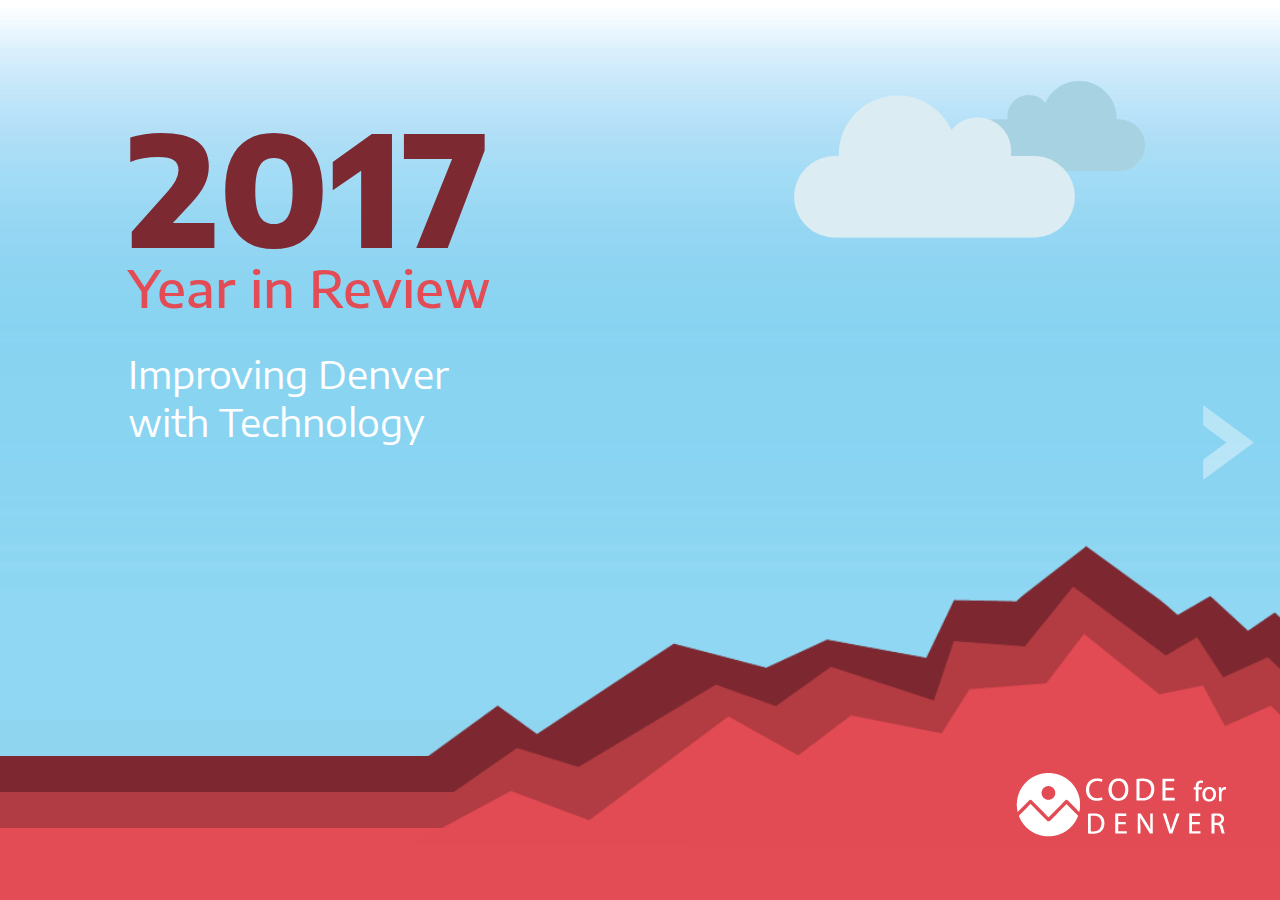
<file: index.html>
<!doctype html>
<html lang="en">
<head>
	<!-- Required meta tags -->
	<meta charset="utf-8">
	<meta content="width=device-width, initial-scale=1.0, maximum-scale=1.0, user-scalable=no" name="viewport"/>
	<title>Code For Denver 2017 Annual Report</title>
	<!-- styles here are inline so this loads before CSS generates -->
	<style type="text/css">
		body {
			overflow: hidden;
		}
		.splash-screen {
			position:absolute;
			top:0;
			left:0;
			right:0;
			bottom:0;
			z-index: 101;
			background-color: #90D5EF;
		}
		.splash-screen img {
			position:absolute;
			top:calc(50% - 10px);
			left:calc(50% - 10px);
		}
	</style>
	<link rel="icon"
      type="image/png"
      href="media/images/general/cropped-favicon-32x32.png">
</head>
<body>

	<div class="splash-screen">
		<img src="media/images/ajax-loader.gif" />
	</div>
	<div class="portrait-warning">
		<p>Please view this report in landscape orientation. If necessary, resize your browser window or rotate your device.</p>
	</div>
	<div class="container">

		<!-- each background slide has a width of 100vw -->
		<div class="carousel carousel--background">
			<div class="slide-1 slide">
				<img class="mountain-background" src="media/images/general/mountain-no-shadow-test/backgound-no-shadow.png"></img>
			</div>
			<div class="slide-2 slide">
				<div class="background-bar-graph"></div>
				<div class="data-label">
					~3,000



					<label>2015</label>
				</div>
			</div>
			<div class="slide-3 slide">
				<img src="media/images/slide-3/slide-3-palteau-left-background.svg" class="background-event-back-left"></img>
				<div class="background-event-back-middle">
				</div>
				<img src="media/images/slide-3/slide-3-palteau-right-background.svg" class="background-event-back-right"></img>
				<!--
				<img src="media/images/slide-3/slide-3-palteau-right-background.svg" class="background-event-back-right"></img>
				-->
			</div>
			<div class="slide-4 slide">
				

				<div class="speakerClouds">
					<img class="speakerCloudsDark" src="media/images/general/cloud-dark-right.svg" alt="Dark Cloud" />
					<img class="speakerCloudsLight" src="media/images/general/cloud-light-left.svg" alt="Light Cloud" />
				</div>
			</div>
			<div class="slide-5 slide">
				<h2 class="slide-headline">New Projects and Exploration</h2>
				<img src="media/images/slide-5/background-new-project.svg" class="background-new-project" />
				<div class="background-box">
				</div>
			</div>
			<div class="slide-6 slide">
				<div class="background-update-bar-left"></div>
        <div class="background-update-bar-right"></div>
			</div>
			<div class="slide-7 slide">
				<img class="slide-7-dark-cloud" src="media/images/general/cloud-dark-right.svg" >
				<img class="slide-7-light-cloud" src="media/images/general/cloud-light-left.svg">
			</div>
			<div class="slide-8 slide">
				<img src="media/images/slide-8/cityscape.svg" class="cityscape"></img>
			</div>
			<div class="slide-9 slide">
			</div>
			<div class="slide-10 slide">
       <div class="background-update-bar"></div>
				<img class="members-photo" src="media/images/slide-10/thank-you-member-photo.jpg" alt="Our Awesome Members"/>
			</div>
			<div class="slide-11 slide">
			</div>
			<div class="slide-12 slide">
				<img src="media/images/slide-11/last-page-swirl.png" class="get-involved-wave"></img>
			</div>
		</div>

		<!-- each slide is 150vw -->
		<div class="carousel carousel--midground">
			<div class="slide-1 slide">
				<img class="mountain-midground" src="media/images/general/mountain-different-sizes-test/midground-no-shadow-copy.png"></img>
			</div>
			<div class="slide-2 slide">
				<div class="midground-bar-graph"></div>
				<div class="data-label">
					3,431
					<label>2016</label>
				</div>
			</div>
			<div class="slide-3 slide">
				<img src="media/images/slide-3/slide-3-palteau-left-midground.svg" class="midground-event-back-left"></img>
				<div class="midground-event-back-middle">
				</div>
				<img src="media/images/slide-3/slide-3-palteau-right-midground.svg" class="midground-event-back-right"></img>
				<!--
				<img src="media/images/slide-3/midground-event-back.svg" class="midground-event-back"></img>
				-->
			</div>
			<div class="slide-4 slide">
				<div class="layer">
					<div style="width:150vw;margin-bottom:40px;text-align:right"><br /><br /></div>
				</div>
			</div>
			<div class="slide-5 slide">
				<img src="media/images/slide-5/midground-new-project.svg" class="midground-new-project" />
				<div class="midground-box">
				</div>
			</div>
			<div class="slide-6 slide">
        <div class="midground-update-bar"></div>
			</div>
			<div class="slide-7 slide">
				<div class="layer">
					<div style="width:150vw;margin-bottom:40px;text-align:right;"><br /><br /></div>
				</div>
			</div>
			<div class="slide-8 slide">
				<div class="layer">
					<div style="width:150vw;margin-bottom:40px;text-align:right"><br /><br /></div>
				</div>
			</div>
			<div class="slide-9 slide">
				<div class="layer">
					<div style="width:150vw;margin-bottom:40px;text-align:right"><br /><br />
					</div>
				</div>
			</div>
			<div class="slide-10 slide">
				<div class="layer">
					<div style="width:150vw;margin-bottom:40px;text-align:right">
					</div>
				</div>
			</div>
			<div class="slide-11 slide">
				<div class="layer">
					<div style="width:150vw;margin-bottom:40px;text-align:right">
					</div>
				</div>
			</div>
			<div class="slide-12 slide">
				<div class="layer">
					<div style="width:150vw;margin-bottom:40px;text-align:right">
					</div>
				</div>
			</div>
		</div>

		<!-- each layer is 200vw -->
		<div class="carousel carousel--foreground">
			<div class="slide-1 slide">
				<img class="mountain-foreground" src="media/images/general/mountain-different-sizes-test/foreground-no-shadow.png"></img>
			</div>
			<div class="slide-2 slide">
				<div class="foreground-bar-graph"></div>
				<div class="data-label">
					4,311
					<label>2017</label>
				</div>
			</div>
			<div class="slide-3 slide">
				<img src="media/images/slide-3/slide-3-palteau-left-foreground.svg" class="foreground-event-back-left"></img>
				<div class="foreground-event-back-middle">
				</div>
				<img src="media/images/slide-3/slide-3-plateau-right-foreground.svg" class="foreground-event-back-right"></img>

				<!--
				<img src="media/images/slide-3/foreground-event-back.svg" class="foreground-event-back"></img>
				-->
			</div>
			<div class="slide-4 slide">
			</div>
			<div class="slide-5 slide">
				<img src="media/images/slide-5/foreground-new-project.svg" class="foreground-new-project" />
				<div class="layer">
					<img class="slide-5-dark-cloud" src="media/images/general/cloud-dark-right.svg">
					<img class="slide-5-light-cloud" src="media/images/general/cloud-light-left.svg">
				</div>
			</div>
			<div class="slide-6 slide">
				<!--<img src="media/images/slide-6/foreground-update-bar.svg" class="foreground-update-bar"></img>-->
        <div class="foreground-update-bar"></div>
			</div>
			<div class="slide-7 slide">
				<div class="layer">
					<div style="width:100%;text-align:right;margin-bottom:150px"><br /><br /><br /><br /></div>
				</div>
			</div>
			<div class="slide-8 slide">
				<div class="layer">
					<div style="width:100%;text-align:right;margin-bottom:150px"><br /><br /><br /><br /></div>
				</div>
			</div>
			<div class="slide-9 slide">
				<div class="org-container">
						<div class="org-inner-container">
							<img src="media/images/slide-8/org-images.png" class="org-images" />
						</div>
						<img src="media/images/general/cloud-dark-right.svg" class="org-cloud-one" />
						<img src="media/images/general/cloud-light-left.svg" class="org-cloud-two"  />
						<img src="media/images/general/cloud-dark-left.svg" class="org-cloud-three" />
						<img src="media/images/general/cloud-light-right.svg" class="org-cloud-four" />
				</div>
			</div>
			<div class="slide-10 slide">
				<div class="layer">
					<div style="width:100%;text-align:right;margin-bottom:150px"><br /><br /><br /><br /></div>
				</div>
			</div>
			<div class="slide-11 slide">
				<div class="layer">
					<img class="slide-11-dark-cloud" src="media/images/general/cloud-dark-right.svg">
					<img class="slide-11-light-cloud" src="media/images/general/cloud-light-left.svg">
				</div>
			</div>
			<div class="slide-12 slide">
			</div>
		</div>

		<div class="text-overlay">
			<div class="text-slide-1 text-slide">
                <img class="intro-dark-cloud" src="media/images/general/cloud-dark-right.svg" >
                <img class="intro-light-cloud" src="media/images/general/cloud-light-left.svg">
				<img class="text-slide-1__cfd-logo" src="media/images/slide-1/cfd-logo.png" />
                <div class="intro-text">
                    <div class="intro-year">2017</div>
                    <div class="intro-subtitle">Year in Review</div>
                    <div class="intro-slogan">Improving Denver <br />with Technology</div>
                </div>
			</div>
			<div class="text-slide-2 text-slide">
				<h2 class="slide-headline">Year in Numbers</h2>
				<div class="text-slide-2__container">
					<div class="text-slide-2__left-column">
						<div>
							<p>
								For the first time our
								members gave
								over 100 hours per day of
								service.
							</p>
							<p>
								It adds up to 4,311
								hours towards better
								life for senior citizens,
								musicians, and computer
								literacy for young kids.
							</p>
							<p>
								All possible because of our
								AWESOME team!
							</p>
						</div>
					</div>
					<div class="text-slide-2__center-column">
						<h3>Total Hours of Giving</h3>
					</div>

					<div class="text-slide-2__right-column">
						<div>
							<h4>1900+</h4>
							Members<br /><br />
						</div>
						<div>
							<h4>11</h4>
							Awesome projects
						</div>

						<div>
							<h4>96</h4>
							Project Nights
						</div>
						<div class="text-slide-2__right-column__pizzas">
							<h4>200+</h4>
							<h5>Pizzas</h5>
							Destroyed
						</div>
						<div class="text-slide-2__right-column__possibilities">
							<img src="media/images/slide-2/infinity-symbol.png" alt="Infinity symbol"/>
							<h5>Possibilities</h5>
						</div>
					</div>
				</div>
			</div>
			<div class="text-slide-3 text-slide">
				<h2 class="slide-headline">Events</h2>
					<div class="row-1">
						<div class="col-1">
							<img class="row-image slide-3-numbers" src="media/images/slide-3/event-denver-startup-week.png">
						</div>
						<div class="col-2 medium-header">
							Denver Startup Week: <br>Your Skills for Good</br>
						</div>
						<div class="col-3 row-body-text">
							Code for Denver Presents: "Applying Your Skills for Good with Code for Denver." This event showcased our projects and helped recruit members.
						</div>
					</div>

					<div class="row-2">
						<div class="col-1">
							<img class="row-image" src="media/images/slide-3/event-project-night.png">
						</div>
						<div class="col-2 medium-header">
							48 Project Night Meetups: <br>Serving Our Community</br>
						</div>
						<div class="col-3 row-body-text">
							Our brigade is one of the most active in the Code for America network.
						</div>
					</div>

					<div class="row-3">
						<div class="col-1">
							<img class="row-image" src="media/images/slide-3/event-america-recycles-day.png">
						</div>
						<div class="col-2 medium-header">
							America Recycles Day Re:Imagine Showcase and Feedback Night
						</div>
						<div class="col-3 row-body-text">
							EcoCycle hosted a Denver Re:Imagine showcase to debut our recycling application and solicit feedback from attendees. The event marked the completion of version 1 functionality, and gave us more guidance for the next version. Our presentation led the City of Denver to ask us to present the app at the Sustainability Summit. The Solid Waste Association of North America also asked us to present at their Road to Zero Waste Conference.
						</div>
					</div>
			</div>
			<div class="text-slide-4 text-slide">
				<div class="slide-headline">Monthly Speaker Series</div>
				<div class="monthly-speaker-grid-container">
					<div class="monthly-speaker-piece monthly-speaker-piece-group-1">
						<div class="monthly-speaker-header">
							<span class="desktop-text">January 16</span>
							<span class="mobile-text">Jan 16</span>
						</div>
						<div class="monthly-speaker-name">Jasmin Barco</div>
						<div class="monthly-speaker-text">Life of a Can</div>
					</div>

					<div class="monthly-speaker-piece monthly-speaker-piece-group-2">
						<div class="monthly-speaker-header">
							<span class="desktop-text">February 27</span>
							<span class="mobile-text">Feb 27</span>
						</div>
						<div class="monthly-speaker-name">CFD Organizational Team</div>
						<div class="monthly-speaker-text">Talking It Up</div>
					</div>
					<div class="monthly-speaker-piece monthly-speaker-piece-group-3">
						<div class="monthly-speaker-header">
							<span class="desktop-text">March 20</span>
							<span class="mobile-text">Mar 20</span>
						</div>
						<div class="monthly-speaker-name">Michelle and Tyler</div>
						<div class="monthly-speaker-text">Introduction to Clojurescript</div>						</div>
					<div class="monthly-speaker-piece monthly-speaker-piece-group-4">
						<div class="monthly-speaker-header">
							<span class="desktop-text">April 24</span>
							<span class="mobile-text">Apr 24</span>
						</div>
						<div class="monthly-speaker-name">Bret Evans</div>
						<div class="monthly-speaker-text">Data Driven Clojure</div>						</div>
					<div class="monthly-speaker-piece monthly-speaker-piece-group-2">
						<div class="monthly-speaker-header">
							<span class="desktop-text">May 22</span>
							<span class="mobile-text">May 22</span>
						</div>
						<div class="monthly-speaker-name">Fred Wehle</div>
						<div class="monthly-speaker-text">Interacting with Hardware</div>						</div>
					<div class="monthly-speaker-piece monthly-speaker-piece-group-3">
						<div class="monthly-speaker-header">
							<span class="desktop-text">June 19</span>
							<span class="mobile-text">Jun 19</span>
						</div>
						<div class="monthly-speaker-name">Kate Catlin</div>
						<div class="monthly-speaker-text">Diversity in Tech</div>						</div>
					<div class="monthly-speaker-piece monthly-speaker-piece-group-4">
						<div class="monthly-speaker-header">
							<span class="desktop-text">July 17</span>
							<span class="mobile-text">Jul 17</span>
						</div>
						<div class="monthly-speaker-name">Willy Douglas</div>
						<div class="monthly-speaker-text">Intro to Effective Altruism</div>						</div>
					<div class="monthly-speaker-piece monthly-speaker-piece-group-5">
						<div class="monthly-speaker-header">
							<span class="desktop-text">August 28</span>
							<span class="mobile-text">Aug 28</span>
						</div>
						<div class="monthly-speaker-name">Vincent Buscarello</div>
						<div class="monthly-speaker-text">The Data Dork</div>						</div>
					<div class="monthly-speaker-piece monthly-speaker-piece-group-3">
						<div class="monthly-speaker-header">
							<span class="desktop-text">September 18</span>
							<span class="mobile-text">Sep 18</span>
						</div>
						<div class="monthly-speaker-name">Sam Placette</div>
						<div class="monthly-speaker-text">Regular Expressions</div>						</div>
					<div class="monthly-speaker-piece monthly-speaker-piece-group-4">
						<div class="monthly-speaker-header">
							<span class="desktop-text">December 4</span>
							<span class="mobile-text">Dec 4</span>
						</div>
						<div class="monthly-speaker-name">Willy Douglas</div>
						<div class="monthly-speaker-text">How to Donate Effectively</div>						</div>
					<div class="monthly-speaker-piece monthly-speaker-piece-group-5">
						<div class="monthly-speaker-header">
							<span class="desktop-text">December 11</span>
							<span class="mobile-text">Dec 11</span>
						</div>
						<div class="monthly-speaker-name">Moses McCall</div>
						<div class="monthly-speaker-text">Alexa for Everyone</div>						</div>
				</div>
			</div>
			<div class="text-slide-5 text-slide">
				<div class="project-new-members">
					<img src="media/images/slide-5/new-effective-altruism.png" />
					<div class="slide-5-subtext">Started an effective altruism calculator. Effective altruism is a philosophy and social movement that applies evidence and reason to determine the most effective ways to benefit others.</div>
				</div>
				<div class="project-new-effective">
					<img src="media/images/slide-5/new-new-members.png" />
					<div class="slide-5-subtext">The new members project was launched to help streamline our members' engagement, reduce onboarding time and facilitate member communication.
					</div>
				</div>
				<div class="project-new-website">
					<img src="media/images/slide-5/new-website.png" />
					<div class="slide-5-subtext">Updated website to WordPress and started a blog.
					</div>
				</div>
			</div>
			<div class="text-slide-6 text-slide">
				<h2 class="slide-headline">Project Updates</h2>

				<div class="projectbox project1box">
					<img src="media/images/slide-6/update-re-imagine.png">
					<p>Circular Economy was rebranded to Denver Re:Imagine and developed from early concept to minimum viable product.</p>
				</div>
				<div class="projectbox project2box">
					<img src="media/images/slide-6/update-encorelink.png">
					<p>EncoreLink was developed to minimum viable product and incorporated as a nonprofit.</p>
				</div>
				<div class="projectbox project3box">
					<img src="media/images/slide-6/update-brigade-research.png">
					<p>Researched the most successful projects out of 25 other CfA Brigades!</p>
				</div>
				<div class="projectbox project4box">
					<img src="media/images/slide-6/update-owlet.png">
					<p>Owlet did a major refactor from microservices to monorepo service and got a new partner organization: Girls In STEM.</p>
				</div>
			</div>
			<div class="text-slide-7 text-slide">
				<h2 class="slide-title slide-headline">Denver Sustainability Project</h2>
        		<div class="text-title">Energize Denver: Energy Efficiency in Commercial and Multifamily Buildings</div>
				<img class="sustainability-screenshot" src="media/images/slide-8/sustainability-screen-shot.png">

				<div class="secondary-text">
				  <p>Building energy efficiency is a key component of the City's efforts to achieve <a href="https://www.denvergov.org/content/denvergov/en/office-of-sustainability/2020-sustainability-goals.html" target="_blank">Denver's 2020 	Sustainability</a> and <a href="https://www.denvergov.org/content/denvergov/en/environmental-health/environmental-quality/climate.html" target="_blank">Climate Action Plan</a> goals of reducing greenhouse gas emissions below 1990 levels by 2020 and by 80 percent by 2050. </p>
				<p>Energize Denver works to reduce the energy consumption of commercial and multifamily buildings by 10 percent by the end of 2020 and double that in the following decade.</p>
				<p>This project was originally developed by Code for Denver in partnership with the City of Denver in 2015. Now the city hosts and manages an updated version of the project.</p>

        </div>
			</div>
			<div class="text-slide-8 text-slide">
				<h2 class="slide-headline">External Talks</h2>
				<div class="slide-8-container">
						<div class="slide-8-title">Mile High Data Day</div>
						<div class="slide-8-bullet">- Intro to KoboTools<br />
					  - Building a Data-Driven Impact Community in Denver</div>
					  <div class="slide-8-title">Colorado Nonprofit Association’s 25th Annual Conference: Nonprofits of Influence</div>
						<div class="slide-8-bullet">- Free Tech Tools for Nonprofits: What You Need To Know<br />
							- Intro to Agile for Nonprofits</div>
						<div class="slide-8-title">Code for Boulder</div>
						<div class="slide-8-bullet">- Introduction to Effective Altruism</div>
				</div>
			</div>
			<div class="text-slide-9 text-slide">
				<div class="slide-headline">Organizational Updates</div>
				<div class="org-container">
						<img src="media/images/slide-8/org-colorado-non-profit-post-it.png" class="org-non-profit-post" />
						<img src="media/images/slide-8/org-facebook-post-it.png" class="org-facebook-post" />
						<img src="media/images/slide-8/org-retrospective-post-it.png" class="org-retrospective-post" />
					</div>
			</div>
			<div class="text-slide-10 text-slide">
				<h2 class="slide-headline">Thank You to Our Awesome Members</h2>
				<img class="slide-10-dark-cloud" src="media/images/general/cloud-dark-right.svg" >
				<img class="slide-10-light-cloud" src="media/images/general/cloud-light-left.svg">
				<img class="heart-bg" src="media/images/slide-10/heart-background.svg">
				<img class="heart-mg" src="media/images/slide-10/heart-midground.svg">
				<img class="heart-fg" src="media/images/slide-10/heart-foreground.svg">
			</div>
			<div class="text-slide-11 text-slide">
				<h2 class="slide-headline">Thank You to Our Amazing Sponsors</h2>
				<div class="thank-you-note">Code for Denver is generously supported by:</div>
				<div class="slide-11-container">
					<div class="appearRandom"><img src="media/images/slide-8/sponsor-ca-technologies.png" alt="CA Technologies logo" id="ca-technologies-logo" /></div>
					<div class="appearRandom"><img src="media/images/slide-8/sponsor-waffle.png" alt="waffle.io logo" id="waffle-logo" /></div>
					<div class="appearRandom"><img src="media/images/slide-8/sponsor-vmware.png" alt="VMWare Foundation logo" id="vmware-logo" /></div>
					<div class="appearRandom"><img src="media/images/slide-8/sponsor-galvanize.png" alt="Galvanize logo" id="galvanize-logo" /></div>
					<div class="appearRandom"><img src="media/images/slide-8/sponsor-gary-community-purple.png" alt="Gary Community Investments logo" id="gary-community-logo" /></div>
					<div class="appearRandom"><img src="media/images/slide-8/sponsor-geodesystems.png" alt="Geodesystems logo" id="geodeosystems-logo" /></div>
					<div class="appearRandom"><img src="media/images/slide-8/sponsor-refactor.png" alt="Refactor U logo" id="refactor-logo" /></div>
					<div class="appearRandom"><img src="media/images/slide-8/sponsor-turing.png" alt="Turing School logo" id="turing-logo" /></div>
                    <div class="appearRandom"><img src="media/images/slide-8/logo-little-india.png" alt="Little India logo" id="little-india-logo" /></div>
				</div>
			</div>
			<div class="text-slide-12 text-slide">
				<h2 class="slide-title bouncy-title">Get Involved</h2>
					<div class="slide-12-container bouncy-text">
							<div class="slide-12-title">Donate Financially</div>
							<div class="slide-12-bullet"><a href="http://bit.ly/2FtNC4B" target="_blank">http://bit.ly/2FtNC4B</a></div>
							<div class="slide-12-title">Become a Sponsor</div>
							<div class="slide-12-bullet"><a href="mailto:codefordenver@gmail.com">codefordenver@gmail.com</a></div>
							<div class="slide-12-title">Become a Member</div>
							<div class="slide-12-bullet">Start by joining our Meetup.com group at <a href="https://www.meetup.com/CodeForDenver" target="_blank">www.meetup.com/CodeForDenver</a>. This is where we list all of our upcoming meetings and events.</div>
							<div class="slide-12-bullet">Then RSVP or just drop by and say, "hello".</div>
					</div>
			</div>
		</div>

		<div style="position:absolute;top:0px;width:100vw;height:0vh;" class="carousel-controls"> <!-- keep these in a 0 height container so they don't interfere with the ability to click on links -->
			<a style="position:absolute;top:45vh;left:2vw;outline: none;" href="#" class="animate-button--previous"><img src="media/images/general/left-arrow.svg" class="slide-change"></a>
			<a style="position:absolute;top:45vh;right:2vw;outline: none;" href="#" class="animate-button--next"><img src="media/images/general/right-arrow.svg" class="slide-change"></a>
		</div>
	</div>
	<link href="https://fonts.googleapis.com/css?family=Encode+Sans+Semi+Expanded:400,700,800,900" rel="stylesheet">
	<script src="https://ajax.googleapis.com/ajax/libs/jquery/3.3.1/jquery.min.js"></script>
	<script src="hammer.min.js"></script>
	<script type="text/javascript">
			function initialAnimations() {
				$(".splash-screen").fadeOut();
				$(".text-slide-1").fadeIn(200, function() {
					$(".text-slide-1__cfd-logo").addClass('in');
					$(".intro-text .intro-year").addClass('in');
					$(".intro-dark-cloud").addClass('in');
					$(".intro-light-cloud").addClass('in');
				});
				$(".animate-button--previous").hide();
				//set start states for other animations
				$(".text-slide-2 h2").slideUp(0);
				$(".text-slide-8 .slide-headline, .slide-8-container").slideUp(0);
			}
			$(function() {
				$(".animate-button--next").click(function(e) {
					e.preventDefault();
					nextSlide();
				});
				$(".animate-button--previous").click(function(e) {
					e.preventDefault();
					previousSlide();
				});
			});
			
			var body = $("body")[0]

			// create a simple instance
			// by default, it only adds horizontal recognizers
			var mc = new Hammer(body);

			// listen to events...
			mc.on("swipeleft", function(ev) {
					nextSlide();
			});
			mc.on("swiperight", function(ev) {
					previousSlide();
			});

			var currentSlide = 1;
			var slideTransitionTime = 3000; //in ms
			function nextSlide() {
				$(".carousel").removeClass("position-" + currentSlide);
				animateTextOut(currentSlide);
				currentSlide++;
				$(".carousel").addClass("position-" + currentSlide);
				setTimeout(function() {
					animateTextIn(currentSlide);
				}, slideTransitionTime - 500);
				if (currentSlide == 8) {
					$(".slide-7-dark-cloud, .slide-7-light-cloud").addClass("slide-8-in");
				}
				if (currentSlide == 7) {
					setTimeout(function() {
						$(".slide-7-dark-cloud, .slide-7-light-cloud").addClass("in");
					}, slideTransitionTime - 500);
				}
				if (currentSlide == 2) {
					animateSlide2BarsIn();
				}
				if (currentSlide > 1){
					$(".animate-button--previous").show();
				}
				if (currentSlide == 12) {
					$(".animate-button--next").hide();
				}
			}
			function previousSlide() {
				$(".carousel").removeClass("position-" + currentSlide);
				animateTextOut(currentSlide);
				currentSlide--;
				$(".carousel").addClass("position-" + currentSlide);
				setTimeout(function() {
					animateTextIn(currentSlide);
				}, slideTransitionTime - 500);
				if (currentSlide + 1 == 7) {
					$(".slide-7-dark-cloud, .slide-7-light-cloud").removeClass("in");
				}
				if (currentSlide + 1 == 8) {
					$(".slide-7-dark-cloud, .slide-7-light-cloud").removeClass("slide-8-in");
				}
				if (currentSlide == 2) {
					animateSlide2BarsIn();
				}
				if (currentSlide == 1){
                    $(".animate-button--previous").hide();
				}
				if (currentSlide < 12) {
					$(".animate-button--next").show();
				}
			}
			function animateTextIn(slide) {
				switch (slide) {
					case 1:
						$(".text-slide-1__cfd-logo").css("bottom", "").addClass('in');
                        $(".intro-text .intro-year").addClass('in');
                        $(".intro-text").fadeIn(1000);
                        $(".intro-dark-cloud").addClass('in');
                        $(".intro-light-cloud").addClass('in');
						break;
					case 2:
						$(".text-slide-2").fadeIn();
						$(".text-slide-2 h2").fadeIn();
						break;
					case 3:
						$(".text-slide-3 .row-1").removeClass('in');
						$(".text-slide-3 .row-2").removeClass('in');
						$(".text-slide-3 .row-3").removeClass('in');
						$(".text-slide-3").show();
						$(".text-slide-3 h2").slideDown();
						setTimeout(function() {
							$(".text-slide-3 .row-1").addClass('in');
						}, 250);
						setTimeout(function() {
							$(".text-slide-3 .row-2").addClass('in');
						}, 750);
						setTimeout(function() {
							$(".text-slide-3 .row-3").addClass('in');
						}, 1250);
						break;
					case 4:
						$(".text-slide-4").show();
						$(".text-slide-4 h2").slideDown();
						$(".monthly-speaker-piece-group-1").addClass("in");
						setTimeout(function() {
							$(".monthly-speaker-piece-group-2").addClass("in");
						}, 250);
						setTimeout(function() {
							$(".monthly-speaker-piece-group-3").addClass("in");
						}, 500);
						setTimeout(function() {
							$(".monthly-speaker-piece-group-4").addClass("in");
						}, 750);
						setTimeout(function() {
							$(".monthly-speaker-piece-group-5").addClass("in");
						}, 1000);
						break;
					case 5:
						$(".text-slide-5 .project-new-members").removeClass('in');
						$(".text-slide-5 .project-new-effective").removeClass('in');
						$(".text-slide-5 .project-new-website").removeClass('in');
						$(".text-slide-5").show();
						$(".text-slide-5 h2").slideDown();
						setTimeout(function() {
							$(".text-slide-5 .project-new-members").addClass('in');
						}, 300);
						setTimeout(function() {
							$(".text-slide-5 .project-new-effective").addClass('in');
						}, 600);
						setTimeout(function() {
							$(".text-slide-5 .project-new-website").addClass('in');
						}, 900);
						break;
					case 6:
						$(".text-slide-6 .project1box").removeClass('in');
						$(".text-slide-6 .project2box").removeClass('in');
						$(".text-slide-6 .project3box").removeClass('in');
						$(".text-slide-6 .project4box").removeClass('in');
						$(".text-slide-6").show();
						$(".text-slide-6 h2").slideDown();
						setTimeout(function() {
							$(".text-slide-6 .project1box").addClass('in');
						}, 250);
						setTimeout(function() {
							$(".text-slide-6 .project2box").addClass('in');
						}, 500);
						setTimeout(function() {
							$(".text-slide-6 .project3box").addClass('in');
						}, 750);
						setTimeout(function() {
							$(".text-slide-6 .project4box").addClass('in');
						}, 1000);
						break;
					case 7:
						$(".text-slide-7").fadeIn();
						$(".slide-headline, .text-title, .sustainability-screenshot, .secondary-text").addClass("in");
						break;
					case 8:
						$(".text-slide-8").show();
						$(".cityscape").fadeTo(800, 1, function() {
							$(".text-slide-8 .slide-headline, .slide-8-container").slideDown(600);
						});
						break;
					case 9:
						$(".text-slide-9").fadeIn(200, function() {
							$(".org-non-profit-post").addClass("in");
							setTimeout(function() {
								$(".org-facebook-post").addClass("in");
							}, 400);
							setTimeout(function() {
								$(".org-retrospective-post").addClass("in");
							}, 800);
						});
						break;
					case 10:
						$(".text-slide-10").fadeIn(500, function(){
                            $(".slide-10-dark-cloud, .slide-10-light-cloud").addClass('in');
						});
						break;
					case 11:
						$(".text-slide-11").fadeIn();
						setTimeout(function() {
							$(".appearRandom").each(function() {
								$(this).fadeIn(Math.random()*4000);
							});
						}, 500);
						break;
					case 12:
						setTimeout(function() {
							$(".text-slide-12").show();
						}, 220);
						break;
				}
			}
			function animateTextOut(slide) {
				switch (slide) {
					case 1:
						$(".text-slide-1__cfd-logo").css("bottom", "-100px").removeClass('in');
                        $(".intro-text .intro-year").removeClass('in');
						$(".intro-text").fadeOut(1000);
                        $(".intro-dark-cloud").removeClass('in');
                        $(".intro-light-cloud").removeClass('in');
						break;
					case 2:
						var animationTime = 800;
						$(".text-slide-2 h2").fadeOut(animationTime);
						// setTimeout(function() {
						// 	$(".text-slide-2").fadeOut();
						// }, animationTime);
						$(".text-slide-2").fadeOut(animationTime);
						$(".slide-2 .in").removeClass("in");
						break;
					case 3:
						var animationTime = 800;
						$(".text-slide-3 h2").slideUp(animationTime);
						$(".text-slide-3 .row-1").removeClass('in');
						$(".text-slide-3 .row-2").removeClass('in');
						$(".text-slide-3 .row-3").removeClass('in');
						setTimeout(function() {
							$(".text-slide-3").hide();
						}, animationTime);
						break;
					case 4:
						$(".text-slide-4").fadeOut();
						$(".monthly-speaker-piece").addClass('fade-out');
						setTimeout(function() {
							$(".monthly-speaker-piece").removeClass("fade-out").removeClass("in");
						}, 2000);
						break;
					case 5:
						var animationTime = 1000;
						$(".text-slide-5").slideUp(animationTime);
						$(".text-slide-5 .project-new-members").removeClass('in');
						$(".text-slide-5 .project-new-effective").removeClass('in');
						$(".text-slide-5 .project-new-website").removeClass('in');
						setTimeout(function() {
							$(".text-slide-5").hide();
						}, animationTime);
						break;
					case 6:
						var animationTime = 1000;
						$(".text-slide-6").slideUp(animationTime);
						$(".text-slide-6 .project1box").removeClass('in');
						$(".text-slide-6 .project2box").removeClass('in');
						$(".text-slide-6 .project3box").removeClass('in');
						$(".text-slide-6 .project4box").removeClass('in');
						setTimeout(function() {
							$(".text-slide-6").hide();
						}, animationTime);
						break;
					case 7:
						$(".text-slide-7").fadeOut();
						$(".slide-headline, .text-title, .sustainability-screenshot, .secondary-text").removeClass("in");
						break;
					case 8:
						$(".cityscape").fadeTo(200, 0.3);
						$(".text-slide-8 .slide-headline, .slide-8-container").slideUp(function() {
							$(".text-slide-8").hide();
						});
						break;
					case 9:
						$(".text-slide-9").fadeOut(600, function() {
							$(".org-non-profit-post,.org-facebook-post,.org-retrospective-post").removeClass("in");
						});
						break;
					case 10:
                        $(".slide-10-dark-cloud, .slide-10-light-cloud").removeClass('in');
                        $(".text-slide-10").fadeOut();
						break;
					case 11:
						$(".text-slide-11").fadeOut();
						$(".appearRandom").fadeOut();
						break;
					case 12:
						$(".text-slide-12").fadeOut();
						break;
				}
			}
			function animateSlide2BarsIn() {
				$(".slide-2 .background-bar-graph").addClass("in");
				setTimeout(function() {
					$(".carousel--background .slide-2 .data-label").addClass('in');
				}, 2750);
				$(".slide-2 .midground-bar-graph").addClass("in");
				setTimeout(function() {
					$(".carousel--midground .slide-2 .data-label").addClass('in');
				}, 3000);
				$(".slide-2 .foreground-bar-graph").addClass("in");
				setTimeout(function() {
					$(".carousel--foreground .slide-2 .data-label").addClass('in');
				}, 3250);
			}
		</script>

		<!-- Development -->
		<!-- <script type="text/javascript">
			var lessWatcher = setInterval(function() {
				if ($(".container").height() > 0 && $(".text-slide-1").is(":hidden")) { //the CSS has loaded
					setTimeout(function() {
						initialAnimations();
					}, 100);
					clearInterval(lessWatcher);
				}
			}, 100);
		</script>
		<link rel="stylesheet/less" type="text/css" href="styles.less" />
		<script src="https://cdnjs.cloudflare.com/ajax/libs/less.js/3.0.0/less.min.js" ></script> -->

		<!-- Production -->
		<link rel="stylesheet" type="text/css" href="styles.css?v=2" />
		<script>
			$(window).on('load', function() { initialAnimations(); });
		</script>
	</body>
	</html>
</file>
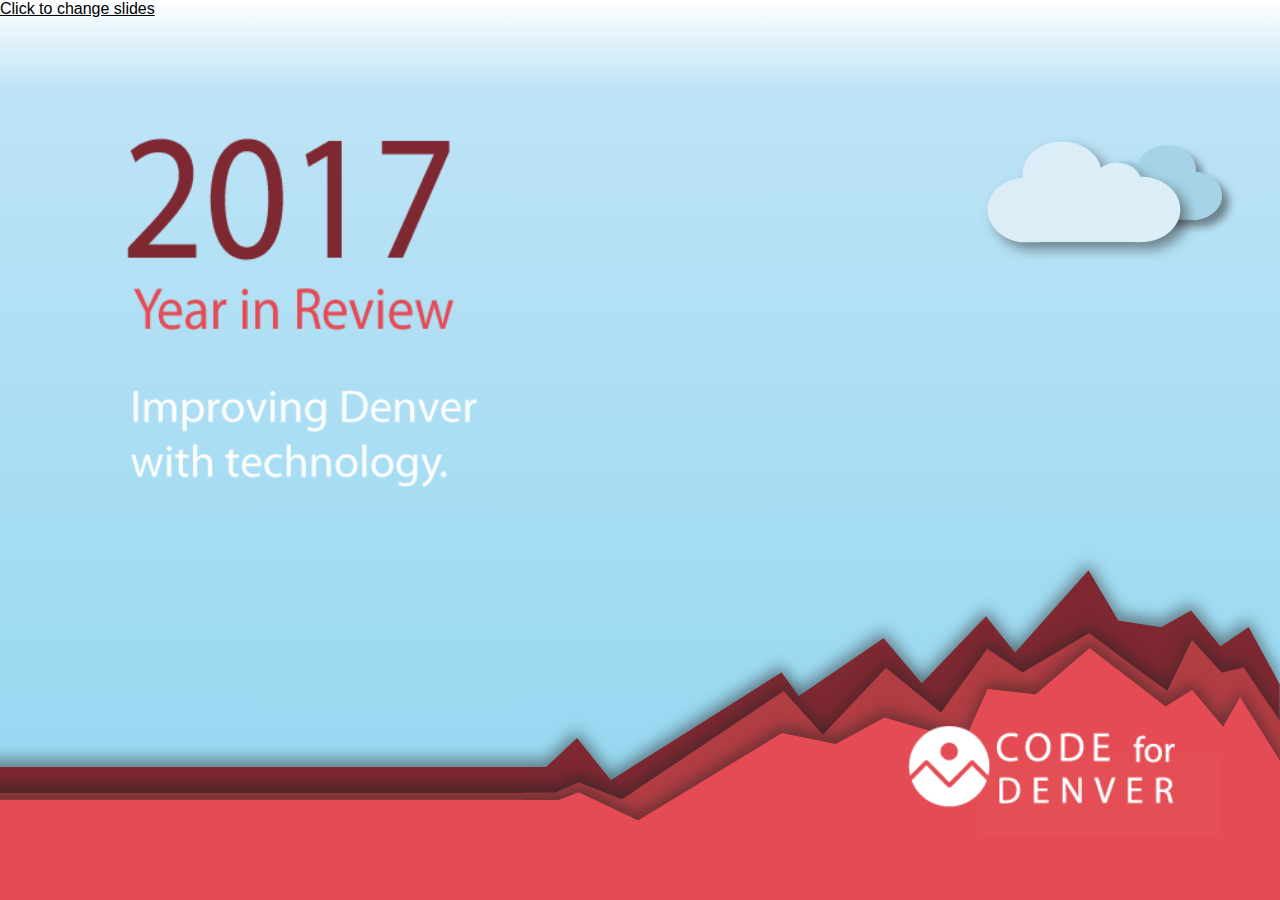
<file: parallax-test/index.html>
<!doctype html>
<html lang="en">
	<head>
		<!-- Required meta tags -->
		<meta charset="utf-8">
		<meta name="viewport" content="width=device-width, initial-scale=1, shrink-to-fit=no">

		<title>Parallax Test</title>
		<link href="styles.css" rel="stylesheet" />
	</head>
	<body>
		<div class="container">
		
			<!-- each background slide has a width of 100vw -->
			<div class="carousel carousel--background">
				<div class="slide-1 slide">
					<div class="layer">
						<div class="repeated-background width-minus-755px" style="background-image:url(images/slide-1/mountains-3-left-repeat.png)"></div>
						<img style="width:755px" src="images/slide-1/mountains-3-main.png" />
					</div>
					<div class="layer">
						<img style="position:absolute;right:38px;top:130px" src="images/slide-1/cloud-1.png" />
					</div>
				</div>
				<div class="slide-2 slide">
					<div class="layer">
						<img style="width:10vw;height:359px" src="images/slide-2/mountains-3-left-10vw.png" />
						<img style="width:20vw;height:359px" src="images/slide-2/mountains-3-repeat.png" />
						<img style="width:20vw;height:359px" src="images/slide-2/mountains-3-graph-20vw.png" />
						<img style="width:40vw;height:359px" src="images/slide-2/mountains-3-repeat.png" />
						<img style="width:10vw;height:359px" src="images/slide-2/mountains-3-right-10vw.png" />
					</div>
				</div>
			</div>
			
			<!-- each slide is 150vw -->
			<div class="carousel carousel--midground">
				<div class="slide-1 slide">
					<div class="layer">
						<div class="repeated-background width-minus-756px" style="background-image:url(images/slide-1/mountains-2-left-repeat.png)"></div>
						<img src="images/slide-1/mountains-2-main.png" />
					</div>
					<div class="layer">
						<img style="position:absolute;top:130px;right:80px;" src="images/slide-1/cloud-2.png" />
					</div>
				</div>
				<div class="slide-2 slide">
					<div class="layer">
						<img style="width:10vw;height:411px" src="images/slide-2/mountains-2-left-10vw.png" />
						<img style="width:80vw;height:411px" src="images/slide-2/mountains-2-repeat.png" />
						<img style="width:30vw;height:411px" src="images/slide-2/mountains-2-graph-20vw.png" />
						<img style="width:20vw;height:411px" src="images/slide-2/mountains-2-repeat.png" />
						<img style="width:10vw;height:411px" src="images/slide-2/mountains-2-right-10vw.png" />
					</div>
				</div>
			</div>
			
			<!-- each layer is 200vw -->
			<div class="carousel carousel--foreground">
				<div class="slide-1 slide">
					<div class="layer">
						<div class="repeated-background width-minus-756px" style="background-image:url(images/slide-1/mountains-1-left-repeat.png)"></div>
						<img src="images/slide-1/mountains-1-main.png" />
					</div>
				</div>
				<div class="slide-2 slide">
					<div class="layer">
						<img style="width:10vw;height:431px" src="images/slide-2/mountains-1-left-10vw.png" />
						<img style="width:140vw;height:431px" src="images/slide-2/mountains-1-repeat.png" />
						<img style="width:20vw;height:431px" src="images/slide-2/mountains-1-graph-20vw.png" />
						<img style="width:20vw;height:431px" src="images/slide-2/mountains-1-repeat.png" />
						<img style="width:10vw;height:431px" src="images/slide-2/mountains-1-right-10vw.png" />
					</div>
				</div>
			</div>
			<div class="text-overlay">
				<img src="images/slide-1/cfd-logo.png" style="bottom: 0px;top:auto" />
				<img src="images/slide-1/text.png" />
				<a style="position:absolute;top:0px;left:0px;color:black" href="#" class="animate-button">Click to change slides</a>
			</div>
		</div>
		<script src="jquery.js"></script>
		<script type="text/javascript">
			$(function() {
				$(".animate-button").click(function(e) {
					e.preventDefault();
					if (currentSlide == 1) {
						nextSlide();
					} else {
						previousSlide();
					}
				});
			});
		
			var currentSlide = 1;
			function nextSlide() {
				$(".carousel").removeClass("position-" + currentSlide);
				currentSlide++;
				$(".carousel").addClass("position-" + currentSlide);
			}
			function previousSlide() {
				$(".carousel").removeClass("position-" + currentSlide);
				currentSlide--;
				$(".carousel").addClass("position-" + currentSlide);
			}
		</script>
	</body>
</html>
</file>
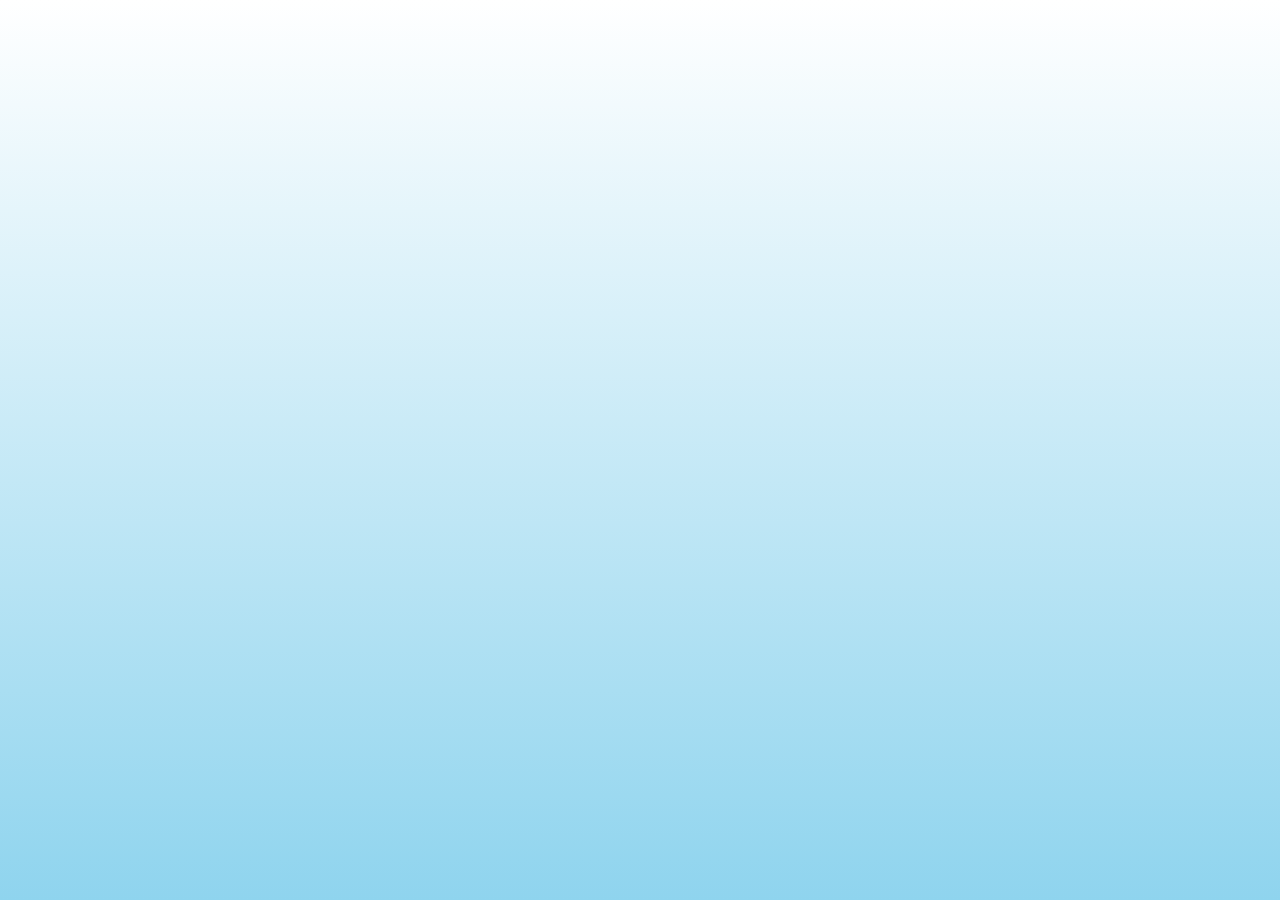
<file: parallax-test.html>
<!doctype html>
<html lang="en">
  <head>
    <!-- Required meta tags -->
    <meta charset="utf-8">
    <meta name="viewport" content="width=device-width, initial-scale=1, shrink-to-fit=no">

    <title>Parallax Test</title>
	<style>
		body {
			font-family: Arial, Helvetica, sans-serif;
		}
		.container {
			position: absolute;
			top: 0;
			left: 0;
			right: 0;
			bottom: 0;
		}
		.layer-1, .layer-2, .layer-3, .layer-4 {
			text-align: center;
			position: absolute;
			width: 100vw;
			height: 100vh;
			top: 0px;
			left: 0px;
			transition: 4s;
		}
		.gradient {
			background-image: linear-gradient(#fff,#8FD4EE);
		}
		.layer-2,.layer-3,.layer-4 {
			display: flex;
			justify-content: center;
			align-items: center;
		}
		.layer-2 {
			font-size: 76px;
			color: #999;
		}
		.layer-3 {
			font-size: 46px;
			color: #444;
		}
		.layer-4 {
			font-size: 22px;
			color: #000;
		}
	</style>
  </head>
  <body>
	<div class="container">
	  <div class="layer-1 gradient"></div>
	  <div class="layer-2"><div>Mountains</div></div>
	  <div class="layer-3"><div>Mountains</div></div>
	  <div class="layer-4"><div>Mountains</div></div>
	</div>
	<script src="https://ajax.googleapis.com/ajax/libs/jquery/3.3.1/jquery.min.js"></script>
	<script type="text/javascript">
	  $(function() {
	    startAnimationOut();
	  });
	  function startAnimationOut() {
		$(".layer-2").css("left", "-100vw");
		$(".layer-3").css("left", "-150vw");
		$(".layer-4").css("left", "-200vw");
		setTimeout(function() {
		  startAnimationIn();
		}, 4000);
	  }
	  function startAnimationIn() {
		$(".layer-2").css("left", "0px");
		$(".layer-3").css("left", "0px");
		$(".layer-4").css("left", "0px");
		setTimeout(function() {
		  startAnimationOut();
		}, 4000);
	  }
	</script>
  </body>
</html>
</file>
<file: styles.css>
/* mixins */
.drop-shadow {
  -webkit-filter: drop-shadow(4px -4px 4px rgba(0, 0, 0, 0.5));
  -ms-filter: "progid:DXImageTransform.Microsoft.Dropshadow(OffX=4, OffY=-4, Color='#444')";
  filter: "progid:DXImageTransform.Microsoft.Dropshadow(OffX=4, OffY=-4, Color='#444')";
}
.slide-2-bar-graph-transitions {
  transition-delay: 0.5s;
  transition-timing-function: cubic-bezier(0.08, 0.93, 0.81, 1.49);
  z-index: 1;
}
/* styles */
body {
  margin: 0;
  font-family: 'Encode Sans Semi Expanded', sans-serif;
  background-color: #90D5EF;
  background-image: url("media/images/general/top-gradient.PNG");
  background-attachment: fixed;
  overflow: hidden;
  background-size: auto 80vh;
  background-repeat: repeat-x;
  background-position-y: top;
  background-position-x: center;
}
.container {
  position: absolute;
  top: 0;
  left: 0;
  right: 0;
  bottom: 0;
  width: 100vw;
  height: 100vh;
  overflow: hidden;
}
.carousel {
  transition: left 3s;
  position: absolute;
  top: 0px;
  height: 100vh;
}
.carousel .slide {
  float: left;
  position: relative;
  height: 100vh;
}
.carousel .slide .layer {
  height: 100vh;
  position: absolute;
  left: 0px;
  bottom: 0px;
  overflow: hidden;
  /* clear floats */
  display: flex;
  align-items: flex-end;
}
.carousel--background {
  width: 1200vw;
  left: 0vw;
  /* base background */
  /* generic styles that can be used for elements within a layer */
  /* Positioning for each slide -- add new slides to this section */
}
.carousel--background::before {
  background-color: #7D2830;
  width: 1100vw;
  height: 16vh;
  content: " ";
  position: absolute;
  left: 0px;
  bottom: 0px;
}
.carousel--background .slide,
.carousel--background .layer {
  width: 100vw;
}
.carousel--background .slide-1 .mountain-background {
  position: absolute;
  width: 81vw;
  bottom: 15vh;
  right: -160px;
  z-index: 1;
}
.carousel--background .slide-2 .background-bar-graph,
.carousel--background .slide-2 .data-label {
  left: 24vw;
  position: absolute;
}
.carousel--background .slide-2 .background-bar-graph {
  bottom: 14vh;
  width: 12vw;
  height: 0px;
  background: #7D2830;
  transition: 2s;
  transition-delay: 0.5s;
  transition-timing-function: cubic-bezier(0.08, 0.93, 0.81, 1.49);
  z-index: 1;
}
.carousel--background .slide-2 .background-bar-graph.in {
  height: 42vh;
}
@media (max-width: 767px) {
  .carousel--background .slide-2 .background-bar-graph.in {
    height: 32vh;
  }
}
.carousel--background .slide-2 .data-label {
  bottom: 56vh;
  color: #7D2830;
}
@media (max-width: 767px) {
  .carousel--background .slide-2 .data-label {
    bottom: 46vh;
  }
}
.carousel--background .slide-2 .slide-title {
  color: #7D2A32;
  font-size: 40px;
  font-size: 20vw;
  font-weight: bold;
  width: 100%;
  margin-top: 5vh;
  margin-left: 10vw;
}
.carousel--background .slide-3 .background-event-back-left {
  position: absolute;
  height: 70vh;
  bottom: 11.5vh;
  width: 27vw;
  left: -17vw;
}
.carousel--background .slide-3 .background-event-back-middle {
  background-color: #7D2830;
  position: absolute;
  width: 91vw;
  left: 9vw;
  height: 70vh;
  bottom: 11.5vh;
}
.carousel--background .slide-3 .background-event-back-right {
  position: absolute;
  height: 70vh;
  bottom: 11.5vh;
  width: 15vw;
  right: -15vw;
}
.carousel--background .slide-4 .background-cloud-small {
  height: 40vh;
  width: 60vw;
  float: right;
}
.carousel--background .slide-4 .background-cloud-large {
  height: 70vh;
  width: 90vw;
  margin-left: 10vw;
  position: absolute;
}
.carousel--background .slide-4 .speakerClouds {
  position: absolute;
  top: calc(5vh + 50px);
  left: 15vw;
  right: 10vw;
  bottom: 17vh;
}
.carousel--background .slide-4 .speakerClouds .speakerCloudsDark,
.carousel--background .slide-4 .speakerClouds .speakerCloudsLight {
  position: absolute;
}
.carousel--background .slide-4 .speakerClouds .speakerCloudsDark {
  right: 0;
  max-width: 70%;
  max-height: 70%;
}
.carousel--background .slide-4 .speakerClouds .speakerCloudsLight {
  max-width: 95%;
  max-height: 95%;
}
.carousel--background .slide-5 .background-new-project {
  position: absolute;
  top: 15vh;
  width: 28vw;
  left: 6vw;
  height: 9vh;
}
.carousel--background .slide-5 .background-box {
  position: absolute;
  background-color: #7d2931;
  top: 24vh;
  width: 28vw;
  left: 6vw;
  height: 85vh;
}
.carousel--background .slide-5 .slide-headline {
  margin-top: 5vh;
  margin-left: 5vw;
  font-size: 3.1vw;
}
.carousel--background .slide-5 .new-project-container {
  position: relative;
  border: solid blue;
  display: flex;
  flex-direction: column;
  align-items: center;
  height: 40vh;
  width: 20vw;
  padding: 20px;
  left: 10vw;
  top: 15vh;
}
.carousel--background .slide-5 .new-project-image {
  border: solid black;
  height: 10vh;
  width: 100%;
  margin-bottom: 20px;
}
.carousel--background .slide-5 .new-project-text {
  color: white;
  position: absolute;
  height: 100vh;
  top: 19vh;
}
.carousel--background .slide-6 .background-update-bar-left {
  position: absolute;
  bottom: 16vh;
  height: 70vh;
  left: 2vw;
  width: 26vw;
  background: #7D2830;
}
.carousel--background .slide-6 .background-update-bar-right {
  position: absolute;
  bottom: 16vh;
  height: 70vh;
  right: 3vw;
  width: 26vw;
  background: #7D2830;
}
.carousel--background .slide-6 .slide-title {
  color: #7D2A32;
  font-size: 40px;
  font-weight: bold;
  width: 100%;
  margin-top: 5vh;
  margin-left: 10vw;
}
.carousel--background .slide-7 .slide-7-dark-cloud {
  position: absolute;
  width: 15%;
  height: 15%;
  left: 100vw;
  bottom: 78vh;
  transition: all 0.7s;
}
.carousel--background .slide-7 .slide-7-dark-cloud.in {
  left: 74vw;
  transition: all 3s;
}
.carousel--background .slide-7 .slide-7-dark-cloud.slide-8-in {
  left: 106vw;
  bottom: 73vh;
}
.carousel--background .slide-7 .slide-7-light-cloud {
  position: absolute;
  width: 22%;
  height: 22%;
  left: 110vw;
  bottom: 68vh;
  transition: all 0.7s;
}
.carousel--background .slide-7 .slide-7-light-cloud.in {
  left: 70vw;
  transition: all 3s;
}
.carousel--background .slide-7 .slide-7-light-cloud.slide-8-in {
  left: 116vw;
}
.carousel--background .slide-8 .cityscape {
  position: absolute;
  bottom: 14vh;
  left: -10.5vw;
  width: 70vw;
  height: 80vh;
  opacity: 0.3;
}
.carousel--background .slide-10 .background-update-bar {
  position: absolute;
  bottom: 16vh;
  height: 70vh;
  width: 80vw;
  left: 10vw;
  background: #7D2830;
}
.carousel--background .slide-10 .members-photo {
  position: absolute;
  width: 78vw;
  margin-left: 11vw;
  bottom: 19vh;
}
.carousel--background .slide-11::before {
  background-color: #B23C43;
  width: 100%;
  height: 12vh;
  content: " ";
  position: absolute;
  left: -500px;
  bottom: 0px;
}
.carousel--background .slide-11::after {
  background-color: #E34C54;
  width: 200%;
  height: 8vh;
  content: " ";
  position: absolute;
  right: 0px;
  bottom: 0px;
}
.carousel--background .slide-11 .slide-title {
  color: #7D2A32;
  font-size: 40px;
  font-weight: bold;
  width: 100%;
  margin-top: 5vh;
  margin-left: 10vw;
}
.carousel--background .slide-12 .get-involved-wave {
  position: absolute;
  height: 110vh;
  left: -53.5vw;
  bottom: 0vh;
}
.carousel--background .width-minus-100px {
  width: calc(100vw - 100px);
}
.carousel--background .width-minus-755px {
  width: calc(100vw - 755px);
}
.carousel--background.position-2 {
  left: -100vw;
}
.carousel--background.position-3 {
  left: -200vw;
}
.carousel--background.position-4 {
  left: -300vw;
}
.carousel--background.position-5 {
  left: -400vw;
}
.carousel--background.position-6 {
  left: -500vw;
}
.carousel--background.position-7 {
  left: -600vw;
}
.carousel--background.position-8 {
  left: -700vw;
}
.carousel--background.position-9 {
  left: -800vw;
}
.carousel--background.position-10 {
  left: -900vw;
}
.carousel--background.position-11 {
  left: -1000vw;
}
.carousel--background.position-12 {
  left: -1100vw;
}
.carousel--midground {
  width: 1800vw;
  left: -50vw;
  /* base background */
  /* generic styles that can be used for elements within a layer */
  /* Positioning for each slide -- add new slides to this section */
}
.carousel--midground::before {
  background-color: #B23C43;
  width: 1500vw;
  height: 12vh;
  content: " ";
  position: absolute;
  left: 0px;
  bottom: 0px;
}
.carousel--midground .slide,
.carousel--midground .layer {
  width: 150vw;
}
.carousel--midground .slide-1 .mountain-midground {
  right: -59vw;
  position: absolute;
  bottom: 11vh;
  width: 127vw;
  z-index: 1;
}
.carousel--midground .slide-2 .midground-bar-graph,
.carousel--midground .slide-2 .data-label {
  position: absolute;
  left: calc(88vw);
}
.carousel--midground .slide-2 .midground-bar-graph {
  bottom: 12vh;
  width: 12vw;
  height: 0px;
  background-color: #B23C43;
  transition: 2s;
  transition-delay: 0.5s;
  transition-timing-function: cubic-bezier(0.08, 0.93, 0.81, 1.49);
  z-index: 1;
}
.carousel--midground .slide-2 .midground-bar-graph.in {
  height: 50vh;
}
@media (max-width: 767px) {
  .carousel--midground .slide-2 .midground-bar-graph.in {
    height: 40vh;
  }
}
.carousel--midground .slide-2 .data-label {
  bottom: 62vh;
  color: #B23C43;
}
@media (max-width: 767px) {
  .carousel--midground .slide-2 .data-label {
    bottom: 52vh;
  }
}
.carousel--midground .slide-3 .midground-event-back-left {
  position: absolute;
  bottom: 9vh;
  height: 48vh;
  width: 20vw;
  left: 43vw;
}
.carousel--midground .slide-3 .midground-event-back-middle {
  background-color: #B23C42;
  position: absolute;
  bottom: 9vh;
  height: 48vh;
  width: 87vw;
  left: 63vw;
}
.carousel--midground .slide-3 .midground-event-back-right {
  position: absolute;
  bottom: 9vh;
  height: 48vh;
  width: 15vw;
  right: -15vw;
}
.carousel--midground .slide-5 .midground-new-project {
  position: absolute;
  top: 24vh;
  width: 28vw;
  left: 86vw;
  height: 9vh;
}
.carousel--midground .slide-5 .midground-box {
  position: absolute;
  background-color: #B23C43;
  top: 33vh;
  width: 28vw;
  left: 86vw;
  height: 65vh;
}
.carousel--midground .slide-5 .new-project-container {
  position: relative;
  border: solid blue;
  display: flex;
  flex-direction: column;
  align-items: center;
  height: 40vh;
  width: 20vw;
  padding: 20px;
  left: 86vw;
  top: 15vh;
}
.carousel--midground .slide-5 .new-project-image {
  border: solid black;
  height: 10vh;
  width: 100%;
  margin-bottom: 20px;
}
.carousel--midground .slide-5 .new-project-text {
  color: white;
}
.carousel--midground .slide-6 .midground-update-bar {
  position: absolute;
  bottom: 11vh;
  height: 65vh;
  left: 75vw;
  width: 26vw;
  background-color: #B23C43;
}
.carousel--midground .width-minus-100px {
  width: calc(150vw - 100px);
}
.carousel--midground .width-minus-756px {
  width: calc(150vw - 756px);
}
.carousel--midground.position-2 {
  left: -200vw;
}
.carousel--midground.position-3 {
  left: -350vw;
}
.carousel--midground.position-4 {
  left: -500vw;
}
.carousel--midground.position-5 {
  left: -650vw;
}
.carousel--midground.position-6 {
  left: -800vw;
}
.carousel--midground.position-7 {
  left: -950vw;
}
.carousel--midground.position-8 {
  left: -1100vw;
}
.carousel--midground.position-9 {
  left: -1250vw;
}
.carousel--midground.position-10 {
  left: -1400vw;
}
.carousel--midground.position-11 {
  left: -1550vw;
}
.carousel--midground.position-12 {
  left: -1700vw;
}
.carousel--foreground {
  width: 2400vw;
  left: -100vw;
  /* base background */
  /* generic styles that can be used for elements within a layer */
  /* Positioning for each slide -- add new slides to this section */
}
.carousel--foreground::before {
  background-color: #E34C54;
  width: 2000vw;
  height: 8vh;
  content: " ";
  position: absolute;
  left: 0px;
  bottom: 0px;
}
.carousel--foreground .slide,
.carousel--foreground .layer {
  width: 200vw;
}
.carousel--foreground .slide-1 .mountain-foreground {
  position: absolute;
  bottom: 6vh;
  right: -110vw;
  width: 178vw;
  z-index: 1;
}
.carousel--foreground .slide-2 .foreground-bar-graph,
.carousel--foreground .slide-2 .data-label {
  left: calc(152vw);
}
.carousel--foreground .slide-2 .foreground-bar-graph {
  position: absolute;
  bottom: 8vh;
  height: 0vh;
  width: 12vw;
  background-color: #E34C54;
  transition: 2s;
  transition-delay: 0.5s;
  transition-timing-function: cubic-bezier(0.08, 0.93, 0.81, 1.49);
  z-index: 1;
}
.carousel--foreground .slide-2 .foreground-bar-graph.in {
  height: 60vh;
}
@media (max-width: 767px) {
  .carousel--foreground .slide-2 .foreground-bar-graph.in {
    height: 50vh;
  }
}
.carousel--foreground .slide-2 .data-label {
  position: absolute;
  bottom: 68vh;
  color: #E34C54;
}
@media (max-width: 767px) {
  .carousel--foreground .slide-2 .data-label {
    bottom: 58vh;
  }
}
.carousel--foreground .slide-3 .foreground-event-back-left {
  position: absolute;
  bottom: 4vh;
  height: 29vh;
  width: 15vw;
  left: 103vw;
}
.carousel--foreground .slide-3 .foreground-event-back-middle {
  background-color: #E34B54;
  position: absolute;
  bottom: 4vh;
  height: 29vh;
  width: 82vw;
  left: 118vw;
}
.carousel--foreground .slide-3 .foreground-event-back-right {
  position: absolute;
  bottom: 4vh;
  height: 29vh;
  width: 15vw;
  right: -15vw;
}
.carousel--foreground .slide-5 .foreground-new-project {
  position: absolute;
  bottom: 5vh;
  height: 61vh;
  left: 166vw;
}
.carousel--foreground .slide-5 .new-project-container {
  position: relative;
  border: solid blue;
  display: flex;
  flex-direction: column;
  align-items: center;
  height: 40vh;
  width: 20vw;
  padding: 20px;
  left: 175vw;
  top: 16vh;
}
.carousel--foreground .slide-5 .new-project-image {
  border: solid black;
  height: 10vh;
  width: 100%;
  margin-bottom: 20px;
}
.carousel--foreground .slide-5 .slide-5-light-cloud {
  width: 30vw;
  position: absolute;
  right: 10vw;
  top: 5vh;
}
.carousel--foreground .slide-5 .slide-5-dark-cloud {
  width: 20vw;
  position: absolute;
  right: 5vw;
  top: 10vh;
}
.carousel--foreground .slide-6 .foreground-update-bar {
  position: absolute;
  bottom: 7vh;
  height: 60vh;
  left: 148vw;
  width: 26vw;
  background-color: #E34C54;
}
.carousel--foreground .slide-10::before {
  background-color: #E34C54;
  width: 125%;
  height: 8vh;
  content: " ";
  position: absolute;
  right: -1000px;
  bottom: 0px;
}
.carousel--foreground .slide-11 .slide-11-light-cloud {
  height: 93vh;
  width: 80vw;
  position: absolute;
  right: 10vw;
  bottom: 5vh;
}
.carousel--foreground .slide-11 .slide-11-dark-cloud {
  width: 60vw;
  position: absolute;
  right: 7vw;
  bottom: 30vh;
}
.carousel--foreground .width-minus-100px {
  width: calc(200vw - 100px);
}
.carousel--foreground .width-minus-756px {
  width: calc(200vw - 756px);
}
.carousel--foreground.position-2 {
  left: -300vw;
}
.carousel--foreground.position-3 {
  left: -500vw;
}
.carousel--foreground.position-4 {
  left: -700vw;
}
.carousel--foreground.position-5 {
  left: -900vw;
}
.carousel--foreground.position-6 {
  left: -1100vw;
}
.carousel--foreground.position-7 {
  left: -1300vw;
}
.carousel--foreground.position-8 {
  left: -1500vw;
}
.carousel--foreground.position-9 {
  left: -1700vw;
}
.carousel--foreground.position-10 {
  left: -1900vw;
}
.carousel--foreground.position-11 {
  left: -2100vw;
}
.carousel--foreground.position-12 {
  left: -2300vw;
}
.repeated-background {
  background-repeat: repeat-x;
  background-position: center bottom;
  height: 100vh;
}
.slide-headline {
  color: #7D2830;
  font-size: 3em;
  margin-top: 0;
  font-weight: bold;
}
@media (max-width: 767px) {
  .slide-headline {
    font-size: 3.3vw;
  }
}
.text-overlay {
  position: absolute;
  width: 100vw;
  height: 100vh;
  top: 0px;
  left: 0px;
}
.text-overlay .text-slide {
  display: none;
  position: absolute;
  width: 100vw;
  height: 100vh;
  top: 0px;
  left: 0px;
}
.text-overlay .text-slide-1__cfd-logo {
  position: absolute;
  right: 40px;
  bottom: 40px;
  z-index: 4;
  transform: scale(0.8);
  opacity: 0.4;
  transition: all 500ms ;
}
.text-overlay .text-slide-1__cfd-logo.in {
  transform: scale(1);
  opacity: 1;
}
@media (max-width: 767px) {
  .text-overlay .text-slide-1__cfd-logo {
    max-height: 16vh;
    bottom: 20px;
  }
}
.text-overlay .text-slide-1__intro-text {
  position: absolute;
  top: 10vh;
  left: 0;
}
.text-overlay .text-slide-1 .intro-text {
  position: absolute;
  left: 10vw;
  top: 10vh;
}
.text-overlay .text-slide-1 .intro-text .intro-year {
  font-size: 10em;
  font-size: 12vw;
  font-weight: 800;
  color: #7D2931;
  margin: 0px;
  padding: 0px;
  transform: scale(0.7);
  transition: all 1200ms;
}
.text-overlay .text-slide-1 .intro-text .intro-year.in {
  transform: scale(1);
}
.text-overlay .text-slide-1 .intro-text .intro-subtitle {
  font-size: 3em;
  font-size: 4vw;
  font-weight: 500;
  color: #E34C54;
  margin-bottom: 30px;
  margin-top: -3vh;
}
.text-overlay .text-slide-1 .intro-text .intro-slogan {
  color: #fff;
  font-size: 2.7em;
  font-size: 3vw;
}
.text-overlay .text-slide-1 .intro-dark-cloud {
  width: 15vw;
  height: 10vh;
  position: absolute;
  right: 9vw;
  top: 9vh;
  transform: scale(0.8);
  opacity: 0;
  transition: all 1000ms;
}
.text-overlay .text-slide-1 .intro-dark-cloud.in {
  transform: scale(1);
  right: 10vw;
  opacity: 1;
}
.text-overlay .text-slide-1 .intro-light-cloud {
  width: 22vw;
  height: 17vh;
  position: absolute;
  right: 12vw;
  top: 10vh;
  opacity: 0;
  transform: scale(0.8);
  transition: all 1000ms;
}
.text-overlay .text-slide-1 .intro-light-cloud.in {
  transform: scale(1);
  right: 16vw;
  opacity: 1;
}
.text-overlay .text-slide-2 {
  padding: 5vh 5vw;
  box-sizing: border-box;
}
.text-overlay .text-slide-2 * {
  box-sizing: border-box;
}
.text-overlay .text-slide-2 h2 {
  margin: 0 0 0.5em;
}
.text-overlay .text-slide-2 .slide-headline {
  font-size: 3.6vw;
  font-weight: 700;
}
.text-overlay .text-slide-2__container {
  display: flex;
}
.text-overlay .text-slide-2__left-column {
  width: 20%;
  width: 20vw;
  flex-basis: 20%;
  flex-basis: 20vw;
  padding-right: 1.5em;
  padding-left: 2em;
  color: white;
}
.text-overlay .text-slide-2__left-column p {
  font-size: 1.3vw;
}
@media (max-width: 767px) {
  .text-overlay .text-slide-2__left-column p {
    display: none;
  }
}
.text-overlay .text-slide-2__center-column {
  width: 50%;
  width: 50vw;
  flex-basis: 50%;
  flex-basis: 50vw;
}
.text-overlay .text-slide-2__center-column h3 {
  color: #28677f;
  text-align: center;
  font-size: 2rem;
  font-size: 2vw;
  font-weight: 400;
  margin-top: -2vh;
}
@media (max-width: 767px) {
  .text-overlay .text-slide-2__center-column h3 {
    margin-top: 2vh;
  }
}
.text-overlay .text-slide-2__right-column {
  width: 35vw;
  flex-basis: 30%;
  flex-basis: 30vw;
  color: #28677f;
  display: flex;
  flex-wrap: wrap;
}
.text-overlay .text-slide-2__right-column > div {
  width: 50%;
  flex-basis: 50%;
  flex-grow: 1;
  padding: 0.5rem 1rem;
  font-size: 1.2rem;
  margin-top: 1.25vh;
}
@media (max-width: 767px) {
  .text-overlay .text-slide-2__right-column > div {
    font-size: 0.8rem;
  }
}
.text-overlay .text-slide-2__right-column h4 {
  font-size: 2.5em;
  margin: 0;
  font-weight: 800;
}
@media (max-width: 767px) {
  .text-overlay .text-slide-2__right-column h4 {
    font-size: 1em;
  }
}
.text-overlay .text-slide-2__right-column h5 {
  font-size: 1.2em;
  margin: 0;
}
.text-overlay .text-slide-2__right-column__projects {
  overflow: hidden;
}
.text-overlay .text-slide-2__right-column__projects h4,
.text-overlay .text-slide-2__right-column__projects span {
  float: left;
}
.text-overlay .text-slide-2__right-column__projects h4 {
  width: 3rem;
  line-height: 4.4rem;
  font-size: 4rem;
}
.text-overlay .text-slide-2__right-column__projects span {
  width: calc(97%);
}
.text-overlay .text-slide-2__right-column__pizzas {
  font-size: 1.5rem !important;
  margin-top: 1rem;
}
@media (max-width: 767px) {
  .text-overlay .text-slide-2__right-column__pizzas {
    font-size: 0.7rem !important;
  }
}
.text-overlay .text-slide-2__right-column__pizzas h4 {
  font-size: 4rem;
  line-height: 4rem;
}
@media (max-width: 767px) {
  .text-overlay .text-slide-2__right-column__pizzas h4 {
    line-height: 1rem;
    font-size: 1rem;
  }
}
.text-overlay .text-slide-2__right-column__pizzas h5 {
  font-size: 2.5rem;
}
@media (max-width: 767px) {
  .text-overlay .text-slide-2__right-column__pizzas h5 {
    line-height: 0.9rem;
    font-size: 0.9rem;
  }
}
.text-overlay .text-slide-2__right-column__possibilities {
  font-size: 1.5em !important;
  margin-top: 1rem;
  color: #e34b54;
}
.text-overlay .text-slide-2__right-column__possibilities img {
  width: 30%;
}
.text-overlay .text-slide-2__right-column__possibilities h5 {
  font-size: 1em;
}
@media (max-width: 767px) {
  .text-overlay .text-slide-2__right-column__possibilities h5 {
    font-size: 1rem;
  }
}
.text-overlay .text-slide-3 h2 {
  position: absolute;
  left: 5vw;
  top: 5vh;
}
.text-overlay .text-slide-3 .slide-headline {
  font-size: 3em;
  font-size: 3.3vw;
}
.text-overlay .text-slide-3 .medium-header {
  font-size: 28px;
  font-size: 2.15vw;
  color: #FFFFFF;
}
.text-overlay .text-slide-3 .row-body-text {
  font-size: 16px;
  font-size: 1.2vw;
  color: #FFFFFF;
}
.text-overlay .text-slide-3 .row-1 {
  position: absolute;
  left: 4vw;
  top: 23vh;
  display: flex;
  opacity: 0;
  transition: opacity 2000ms;
}
.text-overlay .text-slide-3 .row-1 .col-2 {
  margin-right: 5vw;
}
.text-overlay .text-slide-3 .row-1 .col-3 {
  margin-right: 13vw;
}
.text-overlay .text-slide-3 .row-1.in {
  opacity: 1;
}
.text-overlay .text-slide-3 .row-1.in .row-image {
  left: 0px;
}
.text-overlay .text-slide-3 .row-1.out {
  opacity: 0;
}
.text-overlay .text-slide-3 .row-1.out .row-image {
  left: 40px;
}
.text-overlay .text-slide-3 .row-2 {
  position: absolute;
  left: 8vw;
  top: 48vh;
  display: flex;
  opacity: 0;
  transition: opacity 2000ms;
}
.text-overlay .text-slide-3 .row-2 .col-2 {
  margin-left: 1.75vw;
  margin-right: 7vw;
}
.text-overlay .text-slide-3 .row-2 .col-3 {
  margin-right: 12vw;
}
.text-overlay .text-slide-3 .row-2.in {
  opacity: 1;
}
.text-overlay .text-slide-3 .row-2.in .row-image {
  left: 0px;
}
.text-overlay .text-slide-3 .row-2.out {
  opacity: 0;
}
.text-overlay .text-slide-3 .row-2.out .row-image {
  left: 40px;
}
.text-overlay .text-slide-3 .row-3 {
  position: absolute;
  left: 12vw;
  top: 73vh;
  display: flex;
  opacity: 0;
  transition: opacity 2000ms;
}
.text-overlay .text-slide-3 .row-3 .col-2 {
  width: 20vw;
}
.text-overlay .text-slide-3 .row-3 .col-3 {
  margin-right: 3vw;
}
.text-overlay .text-slide-3 .row-3.in {
  opacity: 1;
}
.text-overlay .text-slide-3 .row-3.in .row-image {
  left: 0px;
}
.text-overlay .text-slide-3 .row-3.out {
  opacity: 0;
}
.text-overlay .text-slide-3 .row-3.out .row-image {
  left: 40px;
}
.text-overlay .text-slide-3 .col-1 {
  flex-grow: 1;
  flex-basis: 190px;
}
.text-overlay .text-slide-3 .col-2 {
  margin-left: 20px;
  margin-right: 20px;
  flex-grow: 1;
  flex-basis: 490px;
}
.text-overlay .text-slide-3 .col-3 {
  margin-right: 80px;
  flex-grow: 1;
  flex-basis: 530px;
}
.text-overlay .text-slide-3 .row-image {
  height: 20vh;
  margin-top: -1.8vh;
  position: relative;
  left: 40px;
  transition: left 2000ms;
}
@media (max-width: 767px) {
  .text-overlay .text-slide-3 .row-1,
  .text-overlay .text-slide-3 .row-2,
  .text-overlay .text-slide-3 .row-3 {
    margin-left: 20vw;
    align-items: center;
    margin-top: -2vh;
  }
  .text-overlay .text-slide-3 .row-1 .col-1 img,
  .text-overlay .text-slide-3 .row-2 .col-1 img,
  .text-overlay .text-slide-3 .row-3 .col-1 img {
    margin-top: 0px;
  }
  .text-overlay .text-slide-3 .row-1 .col-2,
  .text-overlay .text-slide-3 .row-2 .col-2,
  .text-overlay .text-slide-3 .row-3 .col-2 {
    width: 40vw;
  }
  .text-overlay .text-slide-3 .row-2 {
    margin-top: -2.5vh;
  }
  .text-overlay .text-slide-3 .col-3 {
    display: none;
  }
}
.text-overlay .text-slide-4 .slide-headline {
  margin-top: 5vh;
  margin-left: 5vw;
}
@media (max-width: 767px) {
  .text-overlay .text-slide-4 .slide-headline {
    font-size: 3.3vw;
  }
}
.text-overlay .text-slide-4 .monthly-speaker-grid-container {
  position: absolute;
  display: flex;
  flex-direction: row;
  flex-wrap: wrap;
  margin-left: 15vw;
  margin-right: 10vw;
}
.text-overlay .text-slide-4 .monthly-speaker-grid-container .monthly-speaker-piece {
  background-color: #4DBCE6;
  height: 20vh;
  width: 15vw;
  margin: 20px;
  opacity: 0;
  transform: scale(0);
  transition: all 1250ms, transform 1s cubic-bezier(0.47, 1.47, 0.77, 1.05);
}
.text-overlay .text-slide-4 .monthly-speaker-grid-container .monthly-speaker-piece.in {
  opacity: 1;
  transform: scale(1);
  -webkit-box-shadow: 10px 10px 20px 0px rgba(0, 0, 0, 0.75);
  -moz-box-shadow: 10px 10px 20px 0px rgba(0, 0, 0, 0.75);
  box-shadow: 10px 10px 20px 0px rgba(0, 0, 0, 0.75);
}
.text-overlay .text-slide-4 .monthly-speaker-grid-container .monthly-speaker-piece.fade-out {
  opacity: 0;
}
.text-overlay .text-slide-4 .monthly-speaker-grid-container .monthly-speaker-header {
  background-color: #2C687E;
  height: 20px;
  color: white;
  padding: 5px 20px;
  font-size: 1vw;
}
.text-overlay .text-slide-4 .monthly-speaker-grid-container .monthly-speaker-header .mobile-text {
  display: none;
}
.text-overlay .text-slide-4 .monthly-speaker-grid-container .monthly-speaker-name {
  padding: 10px 0 8px 20px;
  font-size: 1.1vw;
}
.text-overlay .text-slide-4 .monthly-speaker-grid-container .monthly-speaker-text {
  color: #7D2D35;
  padding: 8px 0 0px 20px;
  font-size: 1.6vw;
  font-weight: 400;
}
@media (max-width: 767px) {
  .text-overlay .text-slide-4 .monthly-speaker-grid-container {
    display: flex;
  }
  .text-overlay .text-slide-4 .monthly-speaker-grid-container .monthly-speaker-piece {
    width: calc(40%);
    height: auto;
    display: grid;
    align-items: center;
    margin: 10px;
    box-shadow: 2px 2px 4px 0px rgba(0, 0, 0, 0.75);
    grid-template-columns: 40px auto;
  }
  .text-overlay .text-slide-4 .monthly-speaker-grid-container .monthly-speaker-piece .monthly-speaker-header,
  .text-overlay .text-slide-4 .monthly-speaker-grid-container .monthly-speaker-piece .monthly-speaker-name,
  .text-overlay .text-slide-4 .monthly-speaker-grid-container .monthly-speaker-piece .monthly-speaker-text {
    padding: 0px;
  }
  .text-overlay .text-slide-4 .monthly-speaker-grid-container .monthly-speaker-piece .monthly-speaker-header {
    grid-row: span 2;
    display: flex;
    align-items: center;
    justify-content: center;
    font-size: 9px;
    padding-top: 5px;
    padding-bottom: 5px;
  }
  .text-overlay .text-slide-4 .monthly-speaker-grid-container .monthly-speaker-piece .monthly-speaker-header .desktop-text {
    display: none;
  }
  .text-overlay .text-slide-4 .monthly-speaker-grid-container .monthly-speaker-piece .monthly-speaker-header .mobile-text {
    display: inline-block;
  }
  .text-overlay .text-slide-4 .monthly-speaker-grid-container .monthly-speaker-piece .monthly-speaker-text {
    grid-row-start: 1;
    grid-row-end: 1;
    grid-column-start: 2;
    grid-column-end: 2;
    padding-top: 4px;
    padding-left: 8px;
  }
  .text-overlay .text-slide-4 .monthly-speaker-grid-container .monthly-speaker-piece .monthly-speaker-name {
    grid-row-start: 2;
    grid-row-end: 2;
    grid-column-start: 2;
    grid-column-end: 2;
    padding-bottom: 4px;
    padding-left: 8px;
  }
}
.text-overlay .text-slide-5 h2 {
  margin-top: 3vh;
  margin-left: 6vw;
  color: #813e46;
  font-weight: 700;
}
.text-overlay .text-slide-5 .slide-5-subtext {
  width: 24vw;
}
.text-overlay .text-slide-5 .project-new-members {
  position: absolute;
  top: 28vh;
  left: 6vw;
  box-sizing: border-box;
  padding: 15px;
  color: #fff;
  font-size: 1.25vw;
  opacity: 0;
  transition: opacity 2000ms;
  width: 28vw;
}
.text-overlay .text-slide-5 .project-new-members img {
  width: 100%;
  margin-bottom: 2vh;
  box-shadow: 10px 9px 43px -13px rgba(0, 0, 0, 0.75);
}
.text-overlay .text-slide-5 .project-new-members.in {
  opacity: 1;
}
.text-overlay .text-slide-5 .project-new-members.out {
  opacity: 0;
}
@media (max-width: 767px) {
  .text-overlay .text-slide-5 .project-new-members {
    font-size: 2.2vw;
  }
  .text-overlay .text-slide-5 .project-new-members img {
    display: none;
  }
}
.text-overlay .text-slide-5 .project-new-effective {
  position: absolute;
  top: 36vh;
  left: 36vw;
  box-sizing: border-box;
  padding: 15px;
  color: #fff;
  font-size: 1.25vw;
  opacity: 0;
  transition: opacity 2000ms;
  width: 28vw;
}
.text-overlay .text-slide-5 .project-new-effective img {
  width: 100%;
  margin-bottom: 2vh;
  box-shadow: 10px 9px 43px -13px rgba(0, 0, 0, 0.75);
}
.text-overlay .text-slide-5 .project-new-effective.in {
  opacity: 1;
}
.text-overlay .text-slide-5 .project-new-effective.out {
  opacity: 0;
}
@media (max-width: 767px) {
  .text-overlay .text-slide-5 .project-new-effective {
    font-size: 2.2vw;
  }
  .text-overlay .text-slide-5 .project-new-effective img {
    display: none;
  }
}
.text-overlay .text-slide-5 .project-new-website {
  position: absolute;
  top: 46vh;
  left: 66vw;
  box-sizing: border-box;
  padding: 15px;
  color: #fff;
  font-size: 1.25vw;
  opacity: 0;
  transition: opacity 2000ms;
  width: 28vw;
}
.text-overlay .text-slide-5 .project-new-website img {
  width: 100%;
  margin-bottom: 2vh;
  box-shadow: 10px 9px 43px -13px rgba(0, 0, 0, 0.75);
}
.text-overlay .text-slide-5 .project-new-website.in {
  opacity: 1;
}
.text-overlay .text-slide-5 .project-new-website.out {
  opacity: 0;
}
@media (max-width: 767px) {
  .text-overlay .text-slide-5 .project-new-website {
    font-size: 2.2vw;
  }
  .text-overlay .text-slide-5 .project-new-website img {
    display: none;
  }
}
.text-overlay .text-slide-6 h2 {
  margin-top: 3vh;
  margin-left: 5vw;
}
.text-overlay .text-slide-6 .slide-headline {
  font-size: 3vw;
}
.text-overlay .text-slide-6 .projectbox {
  padding: 20px 4vw;
  color: #dceff7;
  text-align: center;
  position: absolute;
  font-family: 'Encode Sans Semi Expanded', sans-serif;
  font-size: 1.4vw;
  font-weight: 400;
  box-sizing: border-box;
}
.text-overlay .text-slide-6 .projectbox img {
  max-width: 100%;
  width: 20vw;
}
.text-overlay .text-slide-6 .projectbox p {
  margin-top: 28px;
}
@media (max-width: 767px) {
  .text-overlay .text-slide-6 .projectbox {
    font-size: 2.2vw;
  }
  .text-overlay .text-slide-6 .projectbox img {
    display: none;
  }
}
.text-overlay .text-slide-6 .project1box {
  top: 14vh;
  left: 2vw;
  width: 26vw;
  opacity: 0;
  transition: opacity 2000ms;
}
.text-overlay .text-slide-6 .project1box.in {
  opacity: 1;
}
.text-overlay .text-slide-6 .project1box.out {
  opacity: 0;
}
.text-overlay .text-slide-6 .project2box {
  top: 24vh;
  left: 25vw;
  width: 26vw;
  opacity: 0;
  transition: opacity 2000ms;
}
.text-overlay .text-slide-6 .project2box.in {
  opacity: 1;
}
.text-overlay .text-slide-6 .project2box.in .slide-6-column-image {
  left: 0px;
}
.text-overlay .text-slide-6 .project2box.out {
  opacity: 0;
}
.text-overlay .text-slide-6 .project2box.out .slide-6-column-image {
  left: 40px;
}
.text-overlay .text-slide-6 .project3box {
  top: 33vh;
  left: 48vw;
  width: 26vw;
  opacity: 0;
  transition: opacity 2000ms;
}
.text-overlay .text-slide-6 .project3box.in {
  opacity: 1;
}
.text-overlay .text-slide-6 .project3box.in .slide-6-column-image {
  left: 0px;
}
.text-overlay .text-slide-6 .project3box.out {
  opacity: 0;
}
.text-overlay .text-slide-6 .project3box.out .slide-6-column-image {
  left: 40px;
}
.text-overlay .text-slide-6 .project4box {
  top: 14vh;
  right: 3vw;
  width: 26vw;
  opacity: 0;
  transition: opacity 2000ms;
}
.text-overlay .text-slide-6 .project4box.in {
  opacity: 1;
}
.text-overlay .text-slide-6 .project4box.in .slide-6-column-image {
  left: 0px;
}
.text-overlay .text-slide-6 .project4box.out {
  opacity: 0;
}
.text-overlay .text-slide-6 .project4box.out .slide-6-column-image {
  left: 40px;
}
.text-overlay .text-slide-7 .slide-title {
  font-size: 3vw;
  margin-top: 5vh;
  margin-left: 10vw;
  transition: color 2500ms;
}
.text-overlay .text-slide-7 .slide-title.in {
  color: #6d2e35;
}
.text-overlay .text-slide-7 .text-title {
  font-size: 2vw;
  font-weight: bold;
  width: 55vw;
  margin-left: 100vw;
  opacity: 0;
  margin-top: -3vh;
  transition: margin-left 2000ms, opacity 1000ms 1000ms;
}
.text-overlay .text-slide-7 .text-title.in {
  margin-left: 10vw;
  opacity: 1;
}
@media (max-width: 767px) {
  .text-overlay .text-slide-7 .text-title {
    font-size: 1.4vw;
  }
}
.text-overlay .text-slide-7 .secondary-text {
  width: 41vw;
  margin-left: 10vw;
  margin-top: 3vh;
}
.text-overlay .text-slide-7 .secondary-text p {
  font-size: 1.1vw;
  font-weight: 500;
}
@media (max-width: 767px) {
  .text-overlay .text-slide-7 .secondary-text p {
    font-size: 1.6vw;
  }
}
.text-overlay .text-slide-7 .sustainability-screenshot {
  width: 35vw;
  position: absolute;
  right: 10vw;
  bottom: 48vh;
  -webkit-box-shadow: 9px 9px 7px 0px rgba(50, 50, 50, 0.75);
  -moz-box-shadow: 9px 9px 7px 0px rgba(50, 50, 50, 0.75);
  box-shadow: 9px 9px 7px 0px rgba(50, 50, 50, 0.75);
  opacity: 0.1;
  transform: scale(0.8);
  transition: all 1.5s cubic-bezier(0.94, 0.38, 0.63, 0.99);
}
.text-overlay .text-slide-7 .sustainability-screenshot.in {
  opacity: 1;
  transform: scale(1);
  bottom: 38vh;
}
.text-overlay .text-slide-8 .slide-headline {
  margin-top: 5vh;
  margin-left: 10vw;
}
.text-overlay .text-slide-8 .slide-8-container {
  width: 50%;
  position: absolute;
  left: 50vw;
  top: 20vh;
  padding-right: 81px;
  box-sizing: border-box;
}
.text-overlay .text-slide-8 .slide-8-title {
  font-size: 24px;
  font-size: 1.9vw;
  font-weight: 600;
  color: #7d2a32;
}
@media (max-width: 767px) {
  .text-overlay .text-slide-8 .slide-8-title {
    font-size: 1.8vw;
  }
}
.text-overlay .text-slide-8 .slide-8-bullet {
  font-size: 20px;
  font-size: 1.3vw;
  margin-bottom: 20px;
}
@media (max-width: 767px) {
  .text-overlay .text-slide-8 .slide-8-bullet {
    font-size: 1.8vw;
    margin-bottom: 10px;
  }
}
.text-overlay .text-slide-9 .slide-headline {
  margin-top: 5vh;
  margin-left: 10vw;
}
.text-overlay .text-slide-10 .slide-headline {
  text-align: center;
  margin-top: 5vh;
  position: relative;
  z-index: 1;
}
.text-overlay .text-slide-10 .members-photo {
  position: absolute;
  width: 78vw;
  margin-left: 11vw;
  bottom: 18vh;
  object-fit: contain;
}
.text-overlay .text-slide-10 .slide-10-dark-cloud {
  position: absolute;
  width: 8%;
  left: 79vw;
  bottom: 82vh;
  transition: all 2s;
}
.text-overlay .text-slide-10 .slide-10-dark-cloud.in {
  left: 74vw;
  filter: drop-shadow(5px 4px 6px rgba(0, 0, 0, 0.8));
}
.text-overlay .text-slide-10 .slide-10-light-cloud {
  position: absolute;
  width: 12%;
  left: 75vw;
  bottom: 77vh;
  transition: all 1.5s;
}
.text-overlay .text-slide-10 .slide-10-light-cloud.in {
  left: 70vw;
  filter: drop-shadow(5px 4px 6px rgba(0, 0, 0, 0.8));
}
.text-overlay .text-slide-10 .heart-bg {
  position: absolute;
  width: 11vw;
  margin-left: 7vw;
  margin-top: 30vh;
  filter: drop-shadow(5px 4px 6px rgba(0, 0, 0, 0.8));
}
.text-overlay .text-slide-10 .heart-mg {
  position: absolute;
  width: 9vw;
  margin-left: 11vw;
  margin-top: 34vh;
  filter: drop-shadow(5px 4px 6px rgba(0, 0, 0, 0.8));
}
.text-overlay .text-slide-10 .heart-fg {
  position: absolute;
  width: 7vw;
  margin-left: 15vw;
  margin-top: 38vh;
  filter: drop-shadow(5px 4px 6px rgba(0, 0, 0, 0.8));
}
.text-overlay .text-slide-11 .slide-headline {
  font-size: 50px;
  margin-top: 5vh;
  margin-left: 10vw;
}
@media (max-width: 767px) {
  .text-overlay .text-slide-11 .slide-headline {
    font-size: 3.3vw;
    margin-bottom: 1vh;
  }
}
.text-overlay .text-slide-11 .thank-you-note {
  font-size: 1.7rem;
  margin-left: 10vw;
  margin-top: 2vh;
  width: 15%;
}
@media (max-width: 767px) {
  .text-overlay .text-slide-11 .thank-you-note {
    width: 100%;
    font-size: 1rem;
    margin-left: 0px;
    padding-left: 10vw;
    margin-top: 1vh;
  }
}
.text-overlay .text-slide-11 .slide-11-container {
  width: 80vw;
  position: absolute;
}
@media (max-width: 767px) {
  .text-overlay .text-slide-11 .slide-11-container {
    top: 24vh;
  }
}
.text-overlay .text-slide-11 .slide-11-container .appearRandom {
  display: none;
}
.text-overlay .text-slide-11 .slide-11-container #gary-community-logo {
  position: absolute;
  height: 11vh;
  margin-top: -1vh;
  margin-left: 33vw;
}
.text-overlay .text-slide-11 .slide-11-container #waffle-logo {
  position: absolute;
  height: 15vh;
  margin-top: 5vh;
  margin-left: 43vw;
}
.text-overlay .text-slide-11 .slide-11-container #geodeosystems-logo {
  position: absolute;
  height: 20vh;
  margin-top: 20vh;
  margin-left: 20vw;
}
.text-overlay .text-slide-11 .slide-11-container #galvanize-logo {
  position: absolute;
  height: 15vh;
  margin-top: 18vh;
  margin-left: 35vw;
}
.text-overlay .text-slide-11 .slide-11-container #vmware-logo {
  position: absolute;
  height: 15vh;
  margin-top: 20vh;
  margin-left: 60vw;
}
.text-overlay .text-slide-11 .slide-11-container #turing-logo {
  position: absolute;
  height: 7vh;
  margin-top: 40vh;
  margin-left: 20vw;
}
.text-overlay .text-slide-11 .slide-11-container #little-india-logo {
  position: absolute;
  height: 15vh;
  margin-top: 40vh;
  margin-left: 35vw;
}
.text-overlay .text-slide-11 .slide-11-container #ca-technologies-logo {
  position: absolute;
  height: 12vh;
  margin-top: 37vh;
  margin-left: 49vw;
}
.text-overlay .text-slide-11 .slide-11-container #refactor-logo {
  position: absolute;
  height: 25vh;
  margin-top: 35vh;
  margin-left: 65vw;
}
.text-overlay .text-slide-12 .slide-title {
  color: #7D2A32;
  font-size: 80px;
  font-weight: bold;
  width: 100%;
  margin-top: 5vh;
  margin-left: 52vw;
}
@media (max-width: 767px) {
  .text-overlay .text-slide-12 .slide-title {
    font-size: 40px;
  }
}
.text-overlay .text-slide-12 .slide-12-container {
  width: 600px;
  position: absolute;
  left: 52vw;
  top: 25vh;
}
@media (max-width: 767px) {
  .text-overlay .text-slide-12 .slide-12-container {
    width: 40vw;
  }
}
.text-overlay .text-slide-12 .slide-12-title {
  font-size: 40px;
  font-weight: 600;
}
@media (max-width: 767px) {
  .text-overlay .text-slide-12 .slide-12-title {
    font-size: 20px;
  }
}
.text-overlay .text-slide-12 .slide-12-bullet {
  font-size: 20px;
  margin-bottom: 20px;
}
@media (max-width: 767px) {
  .text-overlay .text-slide-12 .slide-12-bullet {
    font-size: 12px;
    margin-bottom: 14px;
  }
}
/* animate title */
@keyframes bouncy-title {
  0% {
    transform: scale(0);
    opacity: 0;
  }
  25% {
    transform: scale(1.3);
    opacity: 1;
  }
  50% {
    transform: scale(0.9);
    opacity: 0.6;
  }
  75% {
    transform: scale(1.1);
    opacity: 1;
  }
  100% {
    transform: scale(1);
  }
}
.bouncy-title {
  animation-name: bouncy-title;
  animation-duration: 1s;
}
/*  */
/* animate text */
@keyframes bouncy-text {
  0% {
    transform: scale(0);
    opacity: 0;
  }
  25% {
    transform: scale(1.1);
    opacity: 1;
  }
  50% {
    transform: scale(0.95);
    opacity: 0.6;
  }
  75% {
    transform: scale(1.05);
    opacity: 1;
  }
  100% {
    transform: scale(1);
  }
}
.bouncy-text {
  animation-name: bouncy-text;
  animation-duration: 1s;
}
/*  */
.slide-change {
  height: 75px;
  width: 51px;
  opacity: 0.4;
  z-index: 99;
}
@media (max-width: 767px) {
  .slide-change {
    width: 25px;
    height: 37px;
  }
}
@media (min-width: 768px) {
  .slide-change:hover {
    opacity: 0.8;
  }
}
.slide-2 .data-label {
  font-size: 2rem;
  width: 12vw;
  padding-bottom: 0.5rem;
  text-align: center;
  font-weight: 600;
  opacity: 0;
  transition: opacity 300ms;
}
@media (max-width: 767px) {
  .slide-2 .data-label {
    font-size: 1.5rem;
  }
}
.slide-2 .data-label.in {
  opacity: 1;
}
.slide-2 .data-label label {
  display: block;
  color: black;
  font-size: 1rem;
  font-weight: 400;
}
.portrait-warning {
  margin-top: 30vh;
  text-align: center;
  display: none;
  padding: 12px;
}
@media only screen and (orientation: portrait) {
  .carousel {
    display: none;
  }
  .text-overlay {
    display: none;
  }
  .carousel-controls {
    display: none;
  }
  .portrait-warning {
    display: block;
  }
}
@media only screen and (orientation: landscape) {
  .portrait-warning {
    display: none;
    width: 100%;
  }
}
.carousel-controls {
  z-index: 100;
}
.org-container {
  width: 100%;
  text-align: right;
  margin-bottom: 150px;
}
.org-inner-container {
  text-align: left;
  width: 87vw;
  height: 70vh;
  position: absolute;
  right: 6vw;
  top: 15vh;
}
.org-images {
  width: 100%;
}
.org-non-profit-post,
.org-facebook-post,
.org-retrospective-post {
  transition: transform 0.6s ease-out;
  transform: translate(50vw, 80vh) rotateX(40deg) rotateY(80deg) scale(1.7);
  -webkit-filter: drop-shadow(4px -4px 4px rgba(0, 0, 0, 0.5));
  -ms-filter: "progid:DXImageTransform.Microsoft.Dropshadow(OffX=4, OffY=-4, Color='#444')";
  filter: "progid:DXImageTransform.Microsoft.Dropshadow(OffX=4, OffY=-4, Color='#444')";
}
.org-non-profit-post.in,
.org-facebook-post.in,
.org-retrospective-post.in {
  transform: translate(0, 0) rotateX(0deg) rotateY(0deg) scale(1);
}
.org-non-profit-post {
  position: absolute;
  top: 41vh;
  right: 78vw;
  width: 16vw;
}
.org-facebook-post {
  position: absolute;
  top: 54vh;
  right: 40vw;
  width: 16vw;
}
.org-retrospective-post {
  position: absolute;
  top: 49vh;
  right: 6vw;
  width: 16vw;
}
.org-cloud-one {
  position: absolute;
  top: 77vh;
  right: 70vw;
  width: 180px;
}
.org-cloud-two {
  position: absolute;
  top: 78vh;
  right: 71vw;
  width: 180px;
}
.org-cloud-three {
  position: absolute;
  top: 7vh;
  right: 20vw;
  width: 100px;
}
.org-cloud-four {
  position: absolute;
  top: 8vh;
  right: 21vw;
  width: 100px;
}
/*# sourceMappingURL=styles.css.map */
</file>
<file: parallax-test/styles.css>
body {
  margin: 0;
  font-family: Arial, Helvetica, sans-serif;
  background-image: linear-gradient(#fff 0%, #bee3f6 10%, #8fd7f0 100%);
  background-attachment: fixed;
  overflow: hidden;
}
.container {
  position: absolute;
  top: 0;
  left: 0;
  right: 0;
  bottom: 0;
  width: 100vw;
  height: 100vh;
  overeflow: hidden;
}
.carousel {
  transition: left 3s;
  position: absolute;
  top: 0px;
  height: 100vh;
}
.carousel .slide {
  float: left;
  position: relative;
  height: 100vh;
}
.carousel .slide .layer {
  height: 100vh;
  position: absolute;
  left: 0px;
  bottom: 0px;
  overflow: hidden;
  /* clear floats */
  display: flex;
  align-items: flex-end;
}
.carousel--background {
  width: 200vw;
  left: 0vw;
}
.carousel--background .slide,
.carousel--background .layer {
  width: 100vw;
}
.carousel--background .width-minus-755px {
  width: calc(100vw - 755px);
}
.carousel--background.position-2 {
  left: -100vw;
}
.carousel--midground {
  width: 300vw;
  left: -50vw;
}
.carousel--midground .slide,
.carousel--midground .layer {
  width: 150vw;
}
.carousel--midground .width-minus-756px {
  width: calc(150vw - 756px);
}
.carousel--midground.position-2 {
  left: -200vw;
}
.carousel--midground.position-3 {
  left: -350vw;
}
.carousel--foreground {
  width: 400vw;
  left: -100vw;
}
.carousel--foreground .slide,
.carousel--foreground .layer {
  width: 200vw;
}
.carousel--foreground .width-minus-756px {
  width: calc(200vw - 756px);
}
.carousel--foreground.position-2 {
  left: -300vw;
}
.repeated-background {
  background-repeat: repeat-x;
  background-position: center bottom;
  height: 100vh;
}
.text-overlay {
  position: absolute;
  width: 100vw;
  height: 100vh;
  top: 0px;
  left: 0px;
}
.text-overlay img {
  width: 100vw;
  position: absolute;
  top: 0px;
  left: 0px;
}
</file>
